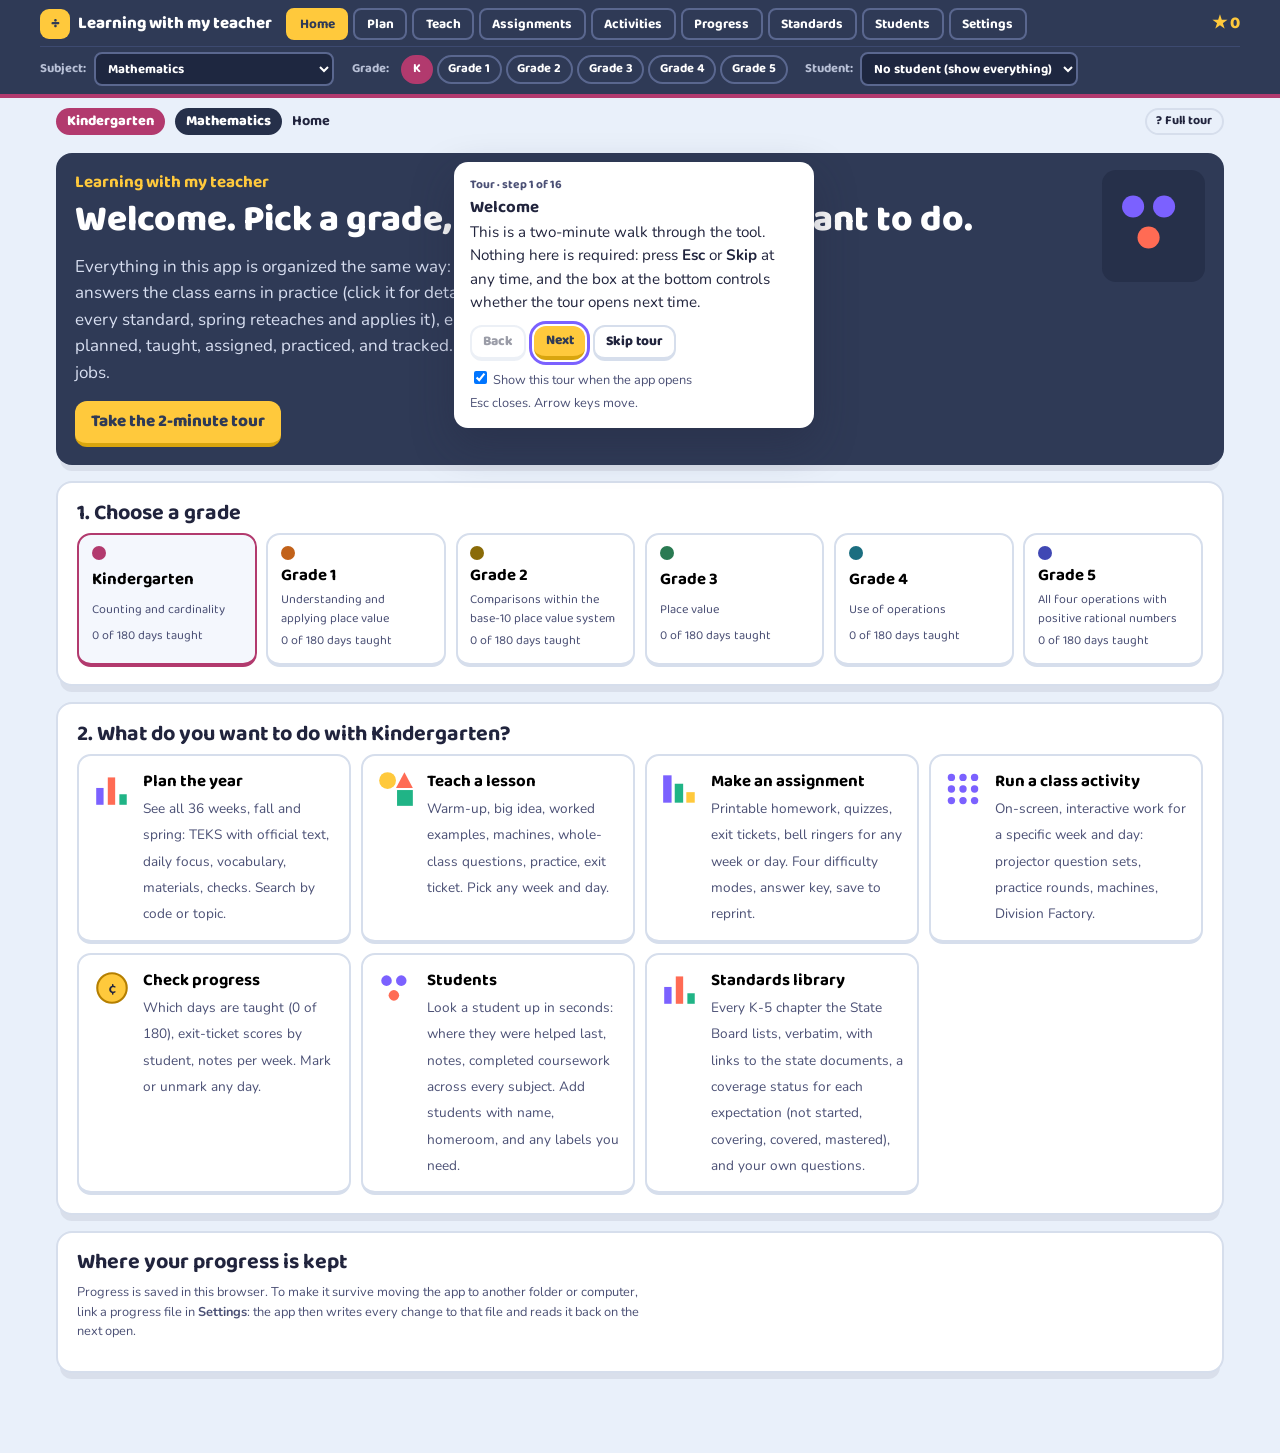
<file: index.html>
<!DOCTYPE html>
<html lang="en">
<head>
<meta charset="utf-8">
<meta name="viewport" content="width=device-width, initial-scale=1">
<title>Learning with my teacher - K-5 Math</title>
<link rel="preconnect" href="https://fonts.googleapis.com">
<link rel="preconnect" href="https://fonts.gstatic.com" crossorigin>
<link href="https://fonts.googleapis.com/css2?family=Baloo+2:wght@500;700;800&family=Nunito:wght@400;600;700&family=Roboto+Mono:wght@500;700&display=swap" rel="stylesheet">
<link rel="manifest" href="manifest.webmanifest"><meta name="theme-color" content="#2F3A56"><link rel="icon" href="icon-192.png"><link rel="apple-touch-icon" href="icon-192.png"><link rel="stylesheet" href="styles.css">
</head>
<body>
<header class="top"><div class="row">
  <div class="brand"><span class="bolt">&divide;</span><span class="tname">Learning with my teacher</span></div>
  <span id="navviews" class="navviews"><button class="vtab" id="v-home">Home</button><button class="vtab" id="v-plan">Plan</button><button class="vtab" id="v-teach">Teach</button><button class="vtab" id="v-asg">Assignments</button><button class="vtab" id="v-act">Activities</button><button class="vtab" id="v-progress">Progress</button><button class="vtab" id="v-standards">Standards</button><button class="vtab" id="v-students">Students</button><button class="vtab" id="v-settings">Settings</button></span>
  <div class="stars" id="stars" title="Class stars: earned for correct answers. Click to learn more.">&#9733; 0</div>
</div><div class="row row2">
  <span class="glabel">Subject:</span><select id="subjsel" aria-label="Subject"></select><span class="glabel">Grade:</span><div class="gpick" id="gpick"></div><span class="stupill" id="stupill"></span>
  <select id="wksel" aria-label="Week"></select>
  <button class="ghost" id="teacherBtn">For teachers</button>
</div></header>
<div class="ctx" id="ctx"></div><div class="banner" id="banner" style="display:none"></div>
<div class="shell wide" id="shell"><nav class="rail" id="rail" aria-label="Weeks"></nav><main id="main"></main></div>
<div class="drawer" id="drawer" role="dialog" aria-modal="true" aria-label="Teacher panel"><div class="drawer-inner" id="drawerInner"></div></div>
<script src="data.js"></script><script src="engine.js"></script><script src="app.js"></script>
</body>
</html>
</file>
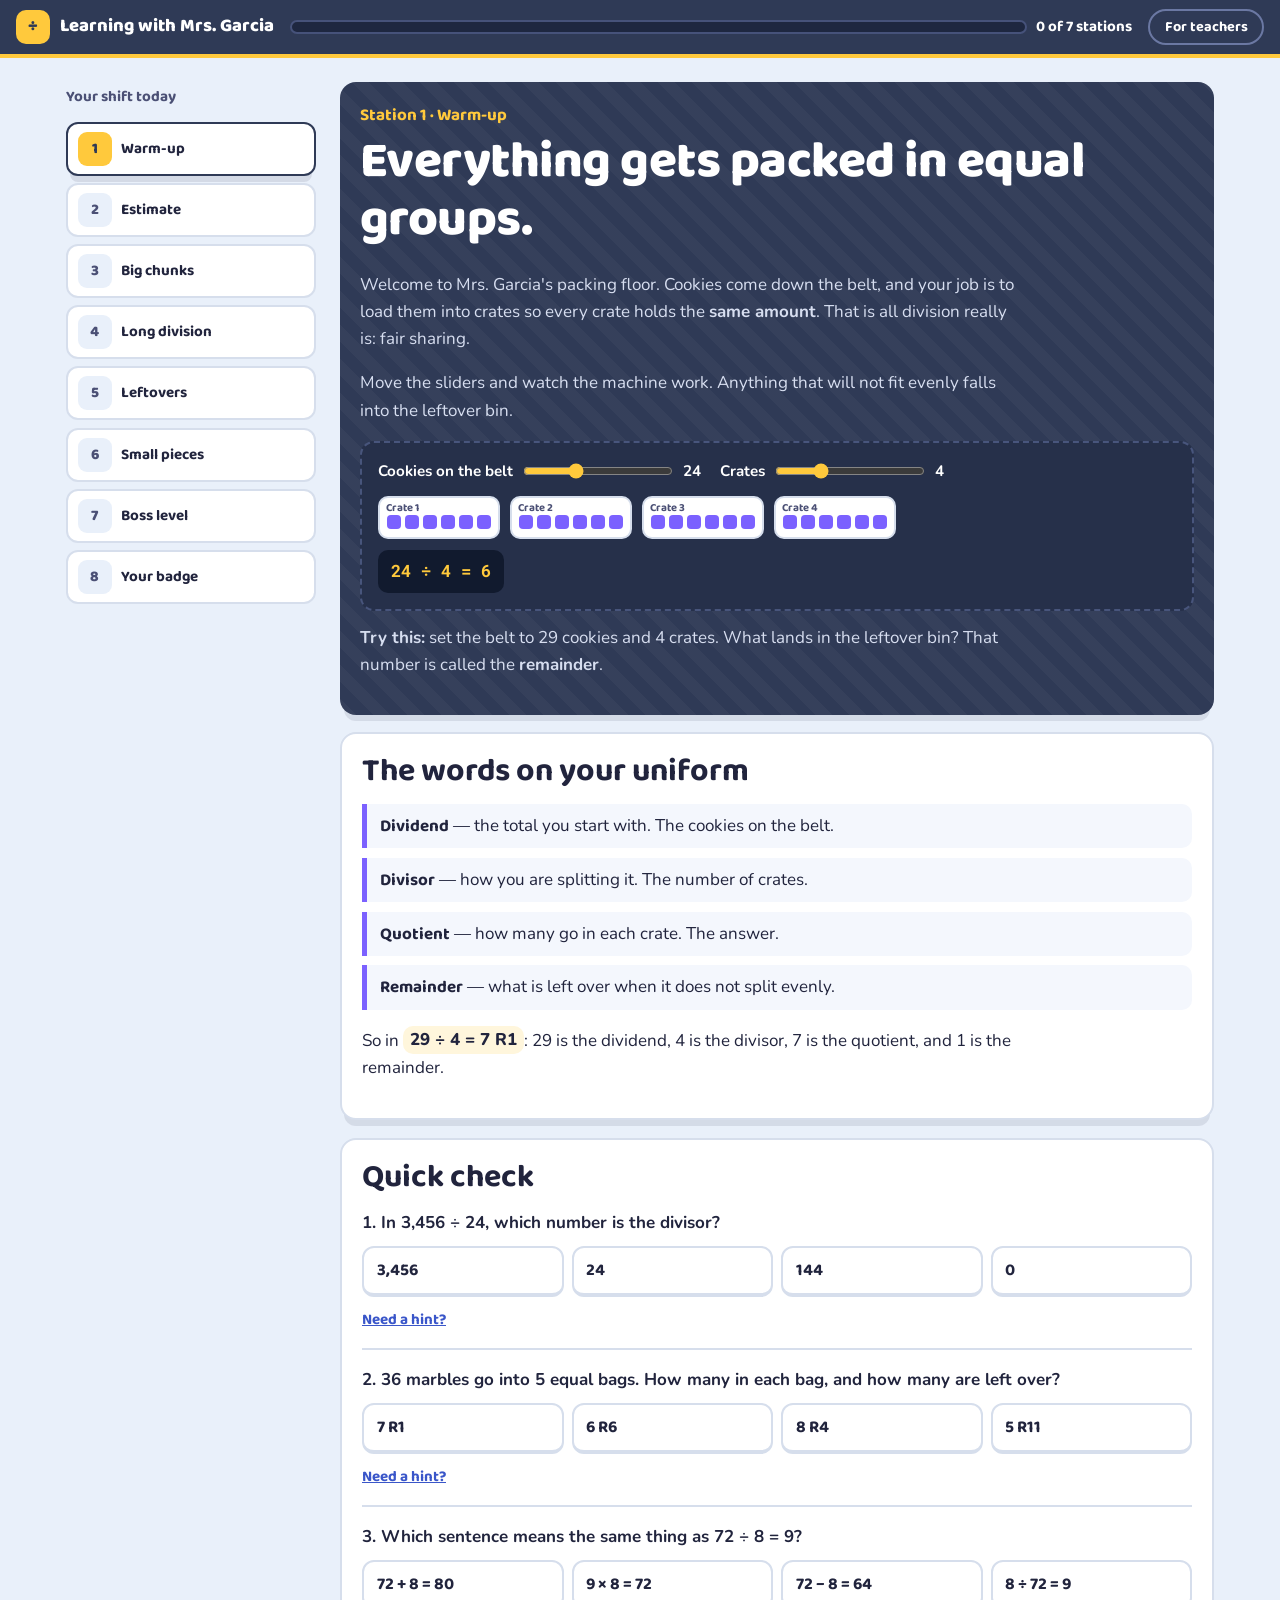
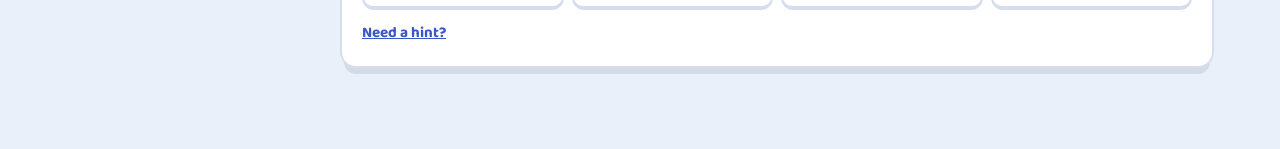
<file: activities/division.html>
<!DOCTYPE html>
<html lang="en">
<head>
<meta charset="utf-8">
<meta name="viewport" content="width=device-width, initial-scale=1">
<title>Learning with Mrs. Garcia — 5th Grade Division</title>
<link rel="preconnect" href="https://fonts.googleapis.com">
<link rel="preconnect" href="https://fonts.gstatic.com" crossorigin>
<link href="https://fonts.googleapis.com/css2?family=Baloo+2:wght@500;700;800&family=Nunito:wght@400;600;700&family=Roboto+Mono:wght@500;700&display=swap" rel="stylesheet">
<style>
:root{
  --ink:#21243D;
  --ink-soft:#4B5075;
  --sky:#E9F0FA;
  --steel:#2F3A56;
  --lemon:#FFC93C;
  --tomato:#FF6B54;
  --mint:#20B486;
  --grape:#7B61FF;
  --card:#FFFFFF;
  --line:#D6DEEC;
  --shadow:0 10px 0 -4px rgba(33,36,61,.10);
  --r:16px;
}
*{box-sizing:border-box}
html,body{margin:0;padding:0}
body{
  background:var(--sky);
  color:var(--ink);
  font-family:"Nunito",system-ui,-apple-system,"Segoe UI",sans-serif;
  font-size:17px;
  line-height:1.6;
  -webkit-text-size-adjust:100%;
}
h1,h2,h3,h4,.display{font-family:"Baloo 2","Nunito",system-ui,sans-serif;line-height:1.15;margin:0 0 .4em}
h1{font-size:clamp(2rem,5.2vw,3.2rem);font-weight:800;letter-spacing:-.01em}
h2{font-size:clamp(1.4rem,3.4vw,2rem);font-weight:700}
h3{font-size:1.15rem;font-weight:700}
p{margin:0 0 1em;max-width:66ch}
a{color:#3A56C9}
a:hover{color:var(--grape)}
button{font:inherit;font-family:"Baloo 2","Nunito",sans-serif;cursor:pointer}
:focus-visible{outline:3px solid var(--grape);outline-offset:3px;border-radius:8px}

/* ---------- top bar ---------- */
.topbar{
  position:sticky;top:0;z-index:40;
  background:var(--steel);color:#fff;
  padding:.55rem 1rem;
  display:flex;align-items:center;gap:1rem;flex-wrap:wrap;
  border-bottom:4px solid var(--lemon);
}
.brand{display:flex;align-items:center;gap:.6rem;font-family:"Baloo 2",sans-serif;font-weight:800;font-size:1.15rem}
.brand .bolt{
  width:34px;height:34px;border-radius:10px;background:var(--lemon);color:var(--steel);
  display:grid;place-items:center;font-size:1.15rem;font-weight:800;flex:none;
}
.meter{flex:1;min-width:180px;display:flex;align-items:center;gap:.6rem}
.meter-track{flex:1;height:14px;background:#1E2740;border-radius:99px;overflow:hidden;border:2px solid #46527A}
.meter-fill{height:100%;width:0%;background:linear-gradient(90deg,var(--mint),var(--lemon));transition:width .45s ease}
.meter-label{font-family:"Baloo 2",sans-serif;font-weight:700;font-size:.95rem;white-space:nowrap}
.ghost-btn{
  background:transparent;color:#fff;border:2px solid #6B78A3;border-radius:99px;
  padding:.3rem .9rem;font-weight:700;font-size:.9rem;
}
.ghost-btn:hover{border-color:var(--lemon);color:var(--lemon)}

/* ---------- shell ---------- */
.shell{display:grid;grid-template-columns:250px 1fr;gap:1.5rem;max-width:1180px;margin:0 auto;padding:1.5rem 1rem 4rem}
.rail{position:sticky;top:78px;align-self:start;display:flex;flex-direction:column;gap:.45rem}
.rail-title{font-family:"Baloo 2",sans-serif;font-weight:700;font-size:.95rem;color:var(--ink-soft);margin:.2rem 0 .3rem}
.stop{
  display:grid;grid-template-columns:34px 1fr;align-items:center;gap:.6rem;
  background:var(--card);border:2px solid var(--line);border-radius:12px;
  padding:.5rem .6rem;text-align:left;color:var(--ink);font-weight:700;font-size:.95rem;
}
.stop .num{
  width:34px;height:34px;border-radius:9px;background:var(--sky);color:var(--ink-soft);
  display:grid;place-items:center;font-weight:800;font-size:.95rem;
}
.stop[aria-current="true"]{border-color:var(--steel);background:#fff;box-shadow:var(--shadow)}
.stop[aria-current="true"] .num{background:var(--lemon);color:var(--steel)}
.stop.done .num{background:var(--mint);color:#fff}
.stop.done .num::after{content:"✓"}
.stop.done .num span{display:none}

/* ---------- stations ---------- */
.station{display:none;animation:pop .25s ease}
.station.active{display:block}
@keyframes pop{from{opacity:0;transform:translateY(6px)}to{opacity:1;transform:none}}
.card{
  background:var(--card);border:2px solid var(--line);border-radius:var(--r);
  padding:1.25rem;margin:0 0 1.1rem;box-shadow:var(--shadow);
}
.card.tight{padding:1rem}
.eyebrow{font-family:"Baloo 2",sans-serif;font-weight:700;color:var(--ink-soft);margin-bottom:.2rem}
.hero{
  background:var(--steel);color:#fff;border:none;
  background-image:repeating-linear-gradient(45deg,rgba(255,255,255,.03) 0 12px,transparent 12px 24px);
}
.hero h1{color:#fff}
.hero p{color:#D7DEF0}
.hero .eyebrow{color:var(--lemon)}

/* ---------- machine / crates ---------- */
.machine{background:#F4F7FD;border:2px dashed var(--line);border-radius:14px;padding:1rem;margin:.8rem 0}
.hero .machine{background:#26304A;border-color:#48557C}
.controls{display:flex;flex-wrap:wrap;gap:.8rem 1.2rem;align-items:center;margin-bottom:.8rem}
.ctl{display:flex;align-items:center;gap:.5rem;font-weight:700;font-size:.95rem}
.ctl input[type=range]{width:150px;accent-color:var(--lemon)}
.chip{
  border:2px solid var(--line);background:#fff;color:var(--ink);
  border-radius:99px;padding:.25rem .8rem;font-weight:700;font-size:.95rem;
}
.chip[aria-pressed="true"]{background:var(--lemon);border-color:var(--lemon);color:var(--steel)}
.crates{display:flex;flex-wrap:wrap;gap:.6rem;margin-top:.7rem}
.crate{
  background:#fff;border:2px solid var(--line);border-radius:10px;padding:.45rem;
  min-width:74px;display:flex;flex-wrap:wrap;gap:4px;align-content:flex-start;
  position:relative;padding-top:1.1rem;
}
.crate::before{
  content:attr(data-label);position:absolute;top:2px;left:6px;
  font-size:.7rem;font-weight:700;color:var(--ink-soft);font-family:"Baloo 2",sans-serif;
}
.crate.leftover{border-color:var(--tomato);border-style:dashed;background:#FFF3F0}
.crate.leftover::before{color:var(--tomato)}
.dot{width:14px;height:14px;border-radius:4px;background:var(--grape)}
.crate.leftover .dot{background:var(--tomato)}
.readout{
  font-family:"Roboto Mono",ui-monospace,monospace;font-weight:700;
  background:var(--steel);color:var(--lemon);border-radius:10px;
  padding:.5rem .8rem;display:inline-block;margin-top:.7rem;font-size:1.05rem;
}
.hero .readout{background:#111A2E}

/* ---------- long division ---------- */
.ld{display:inline-grid;gap:0;font-family:"Roboto Mono",ui-monospace,monospace;font-weight:700;font-size:1.5rem;margin:.4rem 0}
.ld .cell{width:1.5em;height:1.45em;display:grid;place-items:center}
.ld .gut{width:3.2em;justify-items:end;padding-right:.15em}
.ld .vinc{border-top:3px solid var(--ink)}
.ld .bracket{border-left:3px solid var(--ink);border-top-left-radius:10px}
.ld .q{color:var(--grape)}
.ld .prod{color:var(--tomato)}
.ld .rem{color:var(--mint)}
.ld .underline{border-bottom:3px solid var(--tomato)}
.ld .bringdown{color:#B57F00;background:#FFF6DC;border-radius:5px}
.dmsb{display:flex;gap:.4rem;flex-wrap:wrap;margin:.6rem 0}
.dmsb span{
  border:2px solid var(--line);border-radius:99px;padding:.15rem .7rem;
  font-family:"Baloo 2",sans-serif;font-weight:700;font-size:.9rem;color:var(--ink-soft);
}
.dmsb span.on{background:var(--steel);border-color:var(--steel);color:#fff}

/* ---------- buttons ---------- */
.btn{
  background:var(--lemon);color:var(--steel);border:none;border-bottom:4px solid #D9A50E;
  border-radius:12px;padding:.55rem 1.1rem;font-weight:800;font-size:1rem;
}
.btn:hover{filter:brightness(1.05)}
.btn:active{transform:translateY(2px);border-bottom-width:2px}
.btn.alt{background:var(--grape);color:#fff;border-bottom-color:#5842CC}
.btn.quiet{background:#fff;color:var(--ink);border:2px solid var(--line);border-bottom-width:4px}
.btn:disabled{opacity:.45;cursor:not-allowed}
.btn-row{display:flex;gap:.6rem;flex-wrap:wrap;margin-top:.8rem}

/* ---------- questions ---------- */
.q{border-top:2px solid var(--line);padding-top:1rem;margin-top:1rem}
.q:first-of-type{border-top:none;padding-top:0;margin-top:0}
.q .prompt{font-weight:700;margin-bottom:.6rem}
.opts{display:grid;gap:.5rem;grid-template-columns:repeat(auto-fit,minmax(160px,1fr));margin-bottom:.5rem}
.opt{
  background:#fff;border:2px solid var(--line);border-bottom-width:4px;border-radius:12px;
  padding:.55rem .8rem;text-align:left;font-weight:700;color:var(--ink);
}
.opt:hover{border-color:var(--grape)}
.opt.right{background:#E4F7F0;border-color:var(--mint);color:#0E6E52}
.opt.wrong{background:#FFECE8;border-color:var(--tomato);color:#9A2E19}
.opt[disabled]{cursor:default}
.feedback{font-weight:700;border-radius:10px;padding:.5rem .8rem;display:none}
.feedback.show{display:block}
.feedback.yes{background:#E4F7F0;color:#0E6E52}
.feedback.no{background:#FFECE8;color:#9A2E19}
.hintbtn{background:none;border:none;color:#3A56C9;font-weight:700;text-decoration:underline;padding:0;font-size:.95rem}
.hint{display:none;background:#FFF6DC;border-left:5px solid var(--lemon);padding:.5rem .8rem;border-radius:0 10px 10px 0;font-weight:600}
.hint.show{display:block}
input[type=text],input[type=number]{
  font:inherit;font-family:"Roboto Mono",monospace;font-weight:700;
  border:2px solid var(--line);border-radius:10px;padding:.4rem .6rem;width:8.5rem;
}
.scorebox{
  background:var(--steel);color:#fff;border-radius:14px;padding:1rem;
  display:none;align-items:center;gap:1rem;flex-wrap:wrap;
}
.scorebox.show{display:flex}
.scorebox .big{font-family:"Baloo 2",sans-serif;font-weight:800;font-size:2.4rem;color:var(--lemon);line-height:1}

/* ---------- misc ---------- */
.grid2{display:grid;gap:1rem;grid-template-columns:repeat(auto-fit,minmax(260px,1fr))}
.word{background:#FFF6DC;border-radius:10px;padding:.15rem .45rem;font-weight:800}
.vocab{display:grid;gap:.6rem;margin:0;padding:0;list-style:none}
.vocab li{background:#F4F7FD;border-left:5px solid var(--grape);border-radius:0 10px 10px 0;padding:.5rem .8rem}
.vocab b{font-family:"Baloo 2",sans-serif}
.bar-model{display:flex;border:2px solid var(--steel);border-radius:8px;overflow:hidden;margin:.5rem 0;min-height:44px}
.bar-model div{
  flex:1;border-right:2px dashed var(--steel);display:grid;place-items:center;
  font-weight:700;font-size:.85rem;background:#FFF6DC;
}
.bar-model div:last-child{border-right:none}
.tag{display:inline-block;background:var(--grape);color:#fff;border-radius:99px;padding:.05rem .6rem;font-size:.8rem;font-weight:700;font-family:"Baloo 2",sans-serif}
.tag.mint{background:var(--mint)}
.tag.tom{background:var(--tomato)}
details{background:#F4F7FD;border:2px solid var(--line);border-radius:12px;padding:.7rem .9rem;margin:.6rem 0}
summary{font-family:"Baloo 2",sans-serif;font-weight:700;cursor:pointer}
table{border-collapse:collapse;width:100%;font-size:.95rem;margin:.5rem 0}
th,td{border:1px solid var(--line);padding:.45rem .55rem;text-align:left;vertical-align:top}
th{background:#F4F7FD;font-family:"Baloo 2",sans-serif}

/* certificate */
.cert{
  border:6px double var(--steel);border-radius:18px;padding:1.6rem;text-align:center;background:#fff;
}
.cert .name{font-family:"Baloo 2",sans-serif;font-size:2rem;font-weight:800;color:var(--grape);border-bottom:3px dotted var(--line);display:inline-block;padding:0 1rem .2rem;min-width:14rem}

/* teacher drawer */
.drawer{
  position:fixed;inset:0;background:rgba(33,36,61,.55);z-index:60;display:none;padding:2rem 1rem;overflow:auto;
}
.drawer.open{display:block}
.drawer-inner{max-width:820px;margin:0 auto;background:#fff;border-radius:18px;padding:1.4rem}

@media (max-width:820px){
  .shell{grid-template-columns:1fr;padding-top:1rem}
  .rail{position:static;flex-direction:row;overflow-x:auto;padding-bottom:.4rem;gap:.4rem}
.stop{min-width:150px}
  .stop .label{font-size:.85rem}
  .ld{font-size:1.15rem}
}
@media (prefers-reduced-motion:reduce){
  *{animation:none!important;transition:none!important}
}
@media print{
  .topbar,.rail,.btn-row,.drawer,#certActions{display:none!important}
  .station{display:none!important}
  .station.active{display:block!important}
  body{background:#fff}
}
</style>
</head>
<body>

<header class="topbar">
  <div class="brand"><span class="bolt">÷</span> Learning with Mrs. Garcia</div>
  <div class="meter">
    <div class="meter-track"><div class="meter-fill" id="meterFill"></div></div>
    <div class="meter-label" id="meterLabel">0 of 7 stations</div>
  </div>
  <button class="ghost-btn" id="teacherBtn">For teachers</button>
</header>

<div class="shell">

  <nav class="rail" aria-label="Stations">
    <div class="rail-title">Your shift today</div>
    <!-- filled by JS -->
  </nav>

  <main id="main">

  <!-- ============ 0 ============ -->
  <section class="station active" id="s0" tabindex="-1">
    <div class="card hero">
      <div class="eyebrow">Station 1 · Warm-up</div>
      <h1>Everything gets packed in equal groups.</h1>
      <p>Welcome to Mrs. Garcia's packing floor. Cookies come down the belt, and your job is to load them into crates so every crate holds the <b>same amount</b>. That is all division really is: fair sharing.</p>
      <p>Move the sliders and watch the machine work. Anything that will not fit evenly falls into the leftover bin.</p>

      <div class="machine">
        <div class="controls">
          <label class="ctl">Cookies on the belt
            <input type="range" id="totalSlider" min="6" max="60" value="24" aria-label="Number of cookies">
            <b id="totalOut">24</b>
          </label>
          <label class="ctl">Crates
            <input type="range" id="groupSlider" min="2" max="9" value="4" aria-label="Number of crates">
            <b id="groupOut">4</b>
          </label>
        </div>
        <div class="crates" id="crates" aria-live="polite"></div>
        <div class="readout" id="splitOut">24 ÷ 4 = 6</div>
      </div>

      <p style="color:#D7DEF0"><b>Try this:</b> set the belt to 29 cookies and 4 crates. What lands in the leftover bin? That number is called the <b>remainder</b>.</p>
    </div>

    <div class="card">
      <h2>The words on your uniform</h2>
      <ul class="vocab">
        <li><b>Dividend</b> — the total you start with. The cookies on the belt.</li>
        <li><b>Divisor</b> — how you are splitting it. The number of crates.</li>
        <li><b>Quotient</b> — how many go in each crate. The answer.</li>
        <li><b>Remainder</b> — what is left over when it does not split evenly.</li>
      </ul>
      <p style="margin-top:1em">So in <span class="word">29 ÷ 4 = 7 R1</span>: 29 is the dividend, 4 is the divisor, 7 is the quotient, and 1 is the remainder.</p>
    </div>

    <div class="card" id="warmup">
      <h2>Quick check</h2>
      <div id="warmupQs"></div>
    </div>
  </section>

  <!-- ============ 1 ============ -->
  <section class="station" id="s1" tabindex="-1">
    <div class="card">
      <div class="eyebrow">Station 2 · Estimate first</div>
      <h1>Guess before you divide.</h1>
      <p>Before a real packing crew runs a big order, they estimate. It takes five seconds and it catches almost every mistake. The trick is to swap the hard numbers for <b>friendly numbers</b> that are close by.</p>

      <div class="machine">
        <p style="margin:0 0 .5em"><b>Order:</b> 812 boxes ÷ 19 trucks</p>
        <p style="margin:0 0 .5em">19 is nearly 20. 812 is nearly 800.</p>
        <p style="margin:0"><b>800 ÷ 20 = 40.</b> So the real answer should be somewhere near 40 — not 4, and not 400.</p>
      </div>

      <p>Now you have a guard rail. If your long division gives you 427, you know something went wrong before the teacher ever sees it.</p>
      <details>
        <summary>How do I pick a friendly number?</summary>
        <p style="margin:.6em 0 0">Round the divisor to the nearest ten. Then change the dividend to a number that divides by it easily. 3,412 ÷ 68 becomes 3,500 ÷ 70 = 50. You are not looking for the exact answer, just the right neighborhood.</p>
      </details>
    </div>

    <div class="card">
      <h2>Estimation drills</h2>
      <div id="estQs"></div>
    </div>
  </section>

  <!-- ============ 2 ============ -->
  <section class="station" id="s2" tabindex="-1">
    <div class="card">
      <div class="eyebrow">Station 3 · Partial quotients</div>
      <h1>Pack it in big chunks.</h1>
      <p>You do not have to load one crate at a time. Load 10 crates at once, then 20, then whatever is left. This is called <b>partial quotients</b>, and it works even when you are not sure of the answer yet.</p>
      <p><b>The order:</b> 736 cookies ÷ 23 per crate. How many crates can you fill?</p>

      <div class="machine">
        <p style="margin:0 0 .5em"><b>Cookies still on the belt:</b> <span class="readout" id="pqLeft">736</span></p>
        <p style="margin:.5em 0"><b>Crates filled so far:</b> <span class="readout" id="pqCount">0</span></p>
        <div class="controls" style="margin:.6rem 0 0">
          <span class="ctl">Fill crates in groups of:</span>
          <button class="chip pq" data-n="1">1</button>
          <button class="chip pq" data-n="2">2</button>
          <button class="chip pq" data-n="5">5</button>
          <button class="chip pq" data-n="10">10</button>
          <button class="chip pq" data-n="20">20</button>
          <button class="chip pq" data-n="30">30</button>
        </div>
        <div id="pqLog" style="margin-top:.7rem;font-family:'Roboto Mono',monospace;font-size:.95rem"></div>
        <div class="feedback" id="pqFb" role="status"></div>
        <div class="btn-row">
          <button class="btn quiet" id="pqReset">Start over</button>
        </div>
      </div>

      <details>
        <summary>Why does this work?</summary>
        <p style="margin:.6em 0 0">Filling 20 crates and then 10 crates and then 2 crates is the same as filling 32 crates. You are just breaking one big job into pieces you can actually do in your head. 20 × 23 = 460 is easy. 32 × 23 is not.</p>
      </details>
    </div>
  </section>

  <!-- ============ 3 ============ -->
  <section class="station" id="s3" tabindex="-1">
    <div class="card">
      <div class="eyebrow">Station 4 · The standard algorithm</div>
      <h1>Long division, one step at a time.</h1>
      <p>Long division repeats the same four moves until the belt is empty. Say them out loud: <b>Divide, Multiply, Subtract, Bring down.</b> Then start again.</p>

      <div class="machine">
        <div class="dmsb" id="dmsb">
          <span data-k="D">Divide</span>
          <span data-k="M">Multiply</span>
          <span data-k="S">Subtract</span>
          <span data-k="B">Bring down</span>
        </div>
        <div id="ldWrap"></div>
        <div class="feedback yes show" id="ldCaption" style="background:#F4F7FD;color:var(--ink)"></div>
        <div class="btn-row">
          <button class="btn" id="ldNext">Next step</button>
          <button class="btn quiet" id="ldAll">Show all steps</button>
          <button class="btn quiet" id="ldReset">Restart</button>
          <button class="btn alt" id="ldNew">New problem</button>
        </div>
      </div>

      <div class="grid2" style="margin-top:1rem">
        <div>
          <h3>Check your own work</h3>
          <p>Multiply the quotient by the divisor, then add the remainder. If you get the dividend back, you nailed it.</p>
          <p class="readout">quotient × divisor + remainder = dividend</p>
        </div>
        <div>
          <h3>Two habits that fix most errors</h3>
          <p>Keep your digits in straight columns — grid paper helps. And estimate first, so a wildly wrong answer stands out immediately.</p>
        </div>
      </div>
    </div>

    <div class="card">
      <h2>Your turn on the machine</h2>
      <p>Solve it on paper, type your answer, then step through to compare.</p>
      <div id="ldPractice"></div>
    </div>
  </section>

  <!-- ============ 4 ============ -->
  <section class="station" id="s4" tabindex="-1">
    <div class="card">
      <div class="eyebrow">Station 5 · The leftover bin</div>
      <h1>What do you do with the remainder?</h1>
      <p>Here is the part that trips people up: <b>the math is the same, but the answer changes depending on the story.</b> 29 ÷ 4 is always 7 R1. What you report to your boss is not always 7.</p>

      <div class="grid2">
        <div class="card tight"><span class="tag">Round up</span><p style="margin:.5em 0 0">29 kids, 4 per van. You need <b>8</b> vans. That last kid still needs a ride.</p></div>
        <div class="card tight"><span class="tag mint">Drop it</span><p style="margin:.5em 0 0">29 dollars, tickets cost 4 dollars. You can buy <b>7</b> tickets. You cannot buy part of a ticket.</p></div>
        <div class="card tight"><span class="tag tom">Share it</span><p style="margin:.5em 0 0">29 brownies split 4 ways. Each person gets <b>7¼</b>. The leftover gets cut up.</p></div>
        <div class="card tight"><span class="tag" style="background:var(--steel)">Report it</span><p style="margin:.5em 0 0">29 cookies, 4 per box. <b>1 cookie</b> is left over. The remainder <i>is</i> the answer.</p></div>
      </div>
    </div>

    <div class="card">
      <h2>Sort the leftovers</h2>
      <div id="remQs"></div>
    </div>
  </section>

  <!-- ============ 5 ============ -->
  <section class="station" id="s5" tabindex="-1">
    <div class="card">
      <div class="eyebrow">Station 6 · Fractions and decimals</div>
      <h1>Smaller pieces, same idea.</h1>
      <p>Division does not stop at whole cookies. Sometimes you are scooping fractions of a cup, and sometimes you are splitting money.</p>

      <h3 style="margin-top:1.2rem">Dividing by a fraction makes <i>more</i> pieces</h3>
      <p>"How many ½-cup scoops fit in 6 cups?" You are not making things smaller — you are counting how many small scoops fit inside. The answer is bigger than you started with.</p>
      <div class="machine">
        <div class="controls">
          <label class="ctl">Cups <input type="range" id="fCups" min="1" max="8" value="6"><b id="fCupsOut">6</b></label>
          <label class="ctl">Scoop size
            <select id="fDen" style="font:inherit;padding:.3rem;border-radius:8px;border:2px solid var(--line);font-weight:700">
              <option value="2">1/2 cup</option><option value="3">1/3 cup</option><option value="4">1/4 cup</option>
            </select>
          </label>
        </div>
        <div class="bar-model" id="fBar"></div>
        <div class="readout" id="fOut"></div>
      </div>

      <h3 style="margin-top:1.4rem">Dividing a fraction by a whole number makes <i>smaller</i> pieces</h3>
      <p>"¼ of a pizza shared by 3 friends." Each friend gets a slice of a slice.</p>
      <div class="machine">
        <div class="controls">
          <label class="ctl">Start with
            <select id="gDen" style="font:inherit;padding:.3rem;border-radius:8px;border:2px solid var(--line);font-weight:700">
              <option value="2">1/2</option><option value="3">1/3</option><option value="4" selected>1/4</option>
            </select>
          </label>
          <label class="ctl">Shared by <input type="range" id="gKids" min="2" max="6" value="3"><b id="gKidsOut">3</b> friends</label>
        </div>
        <div class="bar-model" id="gBar"></div>
        <div class="readout" id="gOut"></div>
      </div>

      <h3 style="margin-top:1.4rem">Money is just decimals</h3>
      <p>12 friends split a $57.60 bill. Divide exactly like whole numbers — then put the decimal point straight up above where it already is.</p>
      <div class="machine">
        <p style="margin:0"><span class="readout">57.60 ÷ 12 = 4.80</span></p>
        <p style="margin:.7em 0 0">Check it: 4.80 × 12 = 57.60. Each friend pays $4.80.</p>
      </div>
    </div>

    <div class="card">
      <h2>Small pieces check</h2>
      <div id="fracQs"></div>
    </div>
  </section>

  <!-- ============ 6 ============ -->
  <section class="station" id="s6" tabindex="-1">
    <div class="card">
      <div class="eyebrow">Station 7 · Boss level</div>
      <h1>The big order.</h1>
      <p>Ten problems, everything mixed together. Take a hint whenever you want — hints do not cost you anything. Get 8 or more and the factory prints your badge.</p>
    </div>
    <div class="card">
      <div id="bossQs"></div>
      <div class="btn-row"><button class="btn" id="bossScore">Check my score</button><button class="btn quiet" id="bossReset">Try again</button></div>
      <div class="scorebox" id="bossBox" role="status" style="margin-top:1rem">
        <div class="big" id="bossNum">0/10</div>
        <div id="bossMsg"></div>
      </div>
    </div>
  </section>

  <!-- ============ 7 ============ -->
  <section class="station" id="s7" tabindex="-1">
    <div class="card">
      <div class="eyebrow">Shift complete</div>
      <h1>Sign your badge.</h1>
      <p>Type your name and print it, or screenshot it for your teacher.</p>
      <div class="cert">
        <div style="font-family:'Baloo 2';font-weight:700;color:var(--ink-soft)">Learning with Mrs. Garcia</div>
        <h2 style="margin:.3em 0">Certified Division Packer</h2>
        <p style="margin:.6em auto">awarded to</p>
        <div class="name" id="certName" contenteditable="true" spellcheck="false" role="textbox" aria-label="Type your name">Your name</div>
        <p style="margin:1em auto 0">for handling dividends, divisors, quotients, remainders,<br>fractions, and decimals without dropping a single cookie.</p>
        <p style="margin:.8em auto 0;font-weight:700" id="certDate"></p>
      </div>
      <div class="btn-row" id="certActions"><button class="btn" onclick="window.print()">Print my badge</button></div>
    </div>
  </section>

  </main>
</div>

<!-- teacher drawer -->
<div class="drawer" id="drawer" role="dialog" aria-modal="true" aria-label="Teacher notes">
  <div class="drawer-inner">
    <div style="display:flex;justify-content:space-between;align-items:center;gap:1rem">
      <h2 style="margin:0">Teacher notes</h2>
      <button class="btn quiet" id="drawerClose">Close</button>
    </div>

    <h3 style="margin-top:1.2rem">Learning objectives</h3>
    <p>By the end of this unit students can divide a four-digit dividend by a two-digit divisor using partial quotients and the standard algorithm, estimate to check reasonableness, interpret a remainder inside a context, and divide with unit fractions and decimals to the hundredths.</p>

    <h3>Standards alignment</h3>
    <table>
      <tr><th>Station</th><th>Common Core</th><th>Texas TEKS</th></tr>
      <tr><td>1–2 Meaning &amp; estimation</td><td>5.NBT.B.6</td><td>5.3A</td></tr>
      <tr><td>3–4 Partial quotients &amp; algorithm</td><td>5.NBT.B.6</td><td>5.3C</td></tr>
      <tr><td>5 Remainder interpretation</td><td>5.NBT.B.6, 5.OA.A.2</td><td>5.3C, 5.4B</td></tr>
      <tr><td>6 Fractions &amp; decimals</td><td>5.NF.B.7, 5.NBT.B.7</td><td>5.3E, 5.3F, 5.3L</td></tr>
      <tr><td>7 Boss level</td><td>all of the above</td><td>all of the above</td></tr>
    </table>
    <p>
      <a href="https://www.thecorestandards.org/Math/Content/5/NBT/" target="_blank" rel="noopener">CCSS 5.NBT (whole numbers &amp; decimals)</a> ·
      <a href="https://www.thecorestandards.org/Math/Content/5/NF/" target="_blank" rel="noopener">CCSS 5.NF (fractions)</a> ·
      <a href="https://tea.texas.gov/academics/curriculum-standards/teks/texas-essential-knowledge-and-skills" target="_blank" rel="noopener">Texas Essential Knowledge and Skills (TEA)</a> ·
      <a href="https://lead4ward.com/docs/resources/snapshots/math/teks_snapshot_math_gr_05.pdf" target="_blank" rel="noopener">Grade 5 math TEKS snapshot (PDF)</a>
    </p>

    <h3>Five-day pacing</h3>
    <table>
      <tr><th>Day</th><th>Station</th><th>Focus</th></tr>
      <tr><td>1</td><td>1–2</td><td>Meaning of division, vocabulary, estimating with friendly numbers</td></tr>
      <tr><td>2</td><td>3</td><td>Partial quotients with two-digit divisors</td></tr>
      <tr><td>3</td><td>4</td><td>Standard algorithm, D-M-S-B, self-checking by multiplying back</td></tr>
      <tr><td>4</td><td>5</td><td>Remainder interpretation in word problems</td></tr>
      <tr><td>5</td><td>6–7</td><td>Unit fractions, decimals, mixed assessment</td></tr>
    </table>

    <h3>Differentiation</h3>
    <p><b>Support:</b> keep students on partial quotients longer; give a multiples chart for the divisor (1×, 2×, 5×, 10×) before starting; use grid paper for column alignment. <b>Extension:</b> ask students to write their own word problem for a given quotient where the remainder must be rounded up, and trade with a partner.</p>

    <h3>Common errors to watch for</h3>
    <p>Losing column alignment so place value shifts; forgetting to write a zero in the quotient when the divisor does not fit; subtracting incorrectly and carrying a remainder larger than the divisor; and assuming that dividing always makes a number smaller, which breaks down at 6 ÷ ½.</p>

    <h3>Rubric (4 points)</h3>
    <table>
      <tr><th>4</th><td>Correct quotient and remainder, estimation shown, remainder interpreted correctly for the context</td></tr>
      <tr><th>3</th><td>Correct method with one computational slip</td></tr>
      <tr><th>2</th><td>Method started correctly but breaks down partway; place value errors</td></tr>
      <tr><th>1</th><td>Operation chosen or set up incorrectly</td></tr>
    </table>

    <h3>Answer key — Boss level</h3>
    <p id="keyList" style="font-family:'Roboto Mono',monospace;font-size:.9rem"></p>

    <h3>Free supporting video and practice</h3>
    <p>
      <a href="https://www.khanacademy.org/math/cc-fifth-grade-math/multi-digit-multiplication-and-division/imp-multi-digit-division-2/v/division-3-more-long-division-and-remainder-examples" target="_blank" rel="noopener">Khan Academy — long division with remainders</a><br>
      <a href="https://www.khanacademy.org/math/5th-engage-ny/engage-5th-module-2/5th-module-2-topic-f/v/approximating-multi-digit-division" target="_blank" rel="noopener">Khan Academy — estimating multi-digit division</a><br>
      <a href="https://www.khanacademy.org/math/5th-engage-ny/engage-5th-module-2/5th-module-2-topic-g/v/multi-digit-division-strategies-for-decimals" target="_blank" rel="noopener">Khan Academy — dividing decimals</a><br>
      <a href="https://www.khanacademy.org/math/cc-fifth-grade-math/multi-digit-multiplication-and-division/imp-multi-digit-division-2/a/multi-digit-multiplication-and-division-faq" target="_blank" rel="noopener">Khan Academy — multi-digit division FAQ</a><br>
      <a href="https://achievethecore.org/coherence-map/5/22/221/221" target="_blank" rel="noopener">Achieve the Core — 5.NBT.B.6 coherence map</a>
    </p>

    <h3>Running this file</h3>
    <p>It is one self-contained HTML file with no server, no login, and no data stored anywhere. Drop it into Google Classroom, Canvas, Schoology, or a shared drive, or open it straight from a USB stick. Progress resets when the page is refreshed, which is intentional — students can repeat the practice as often as they want.</p>
  </div>
</div>

<script>
(function(){
"use strict";

/* ---------------- stations ---------------- */
var STATIONS = [
  {id:"s0", label:"Warm-up"},
  {id:"s1", label:"Estimate"},
  {id:"s2", label:"Big chunks"},
  {id:"s3", label:"Long division"},
  {id:"s4", label:"Leftovers"},
  {id:"s5", label:"Small pieces"},
  {id:"s6", label:"Boss level"},
  {id:"s7", label:"Your badge"}
];
var done = {};
var rail = document.querySelector(".rail");

STATIONS.forEach(function(st, i){
  var b = document.createElement("button");
  b.className = "stop";
  b.id = "nav-" + st.id;
  b.setAttribute("aria-current", i === 0 ? "true" : "false");
  b.innerHTML = '<span class="num"><span>' + (i+1) + '</span></span><span class="label">' + st.label + '</span>';
  b.addEventListener("click", function(){ go(i); });
  rail.appendChild(b);
});

function go(i){
  STATIONS.forEach(function(st, j){
    document.getElementById(st.id).classList.toggle("active", i === j);
    document.getElementById("nav-" + st.id).setAttribute("aria-current", i === j ? "true" : "false");
  });
  var el = document.getElementById(STATIONS[i].id);
  el.focus({preventScroll:true});
  window.scrollTo({top:0, behavior:"smooth"});
}

function complete(id){
  if(done[id]) return;
  done[id] = true;
  document.getElementById("nav-" + id).classList.add("done");
  var n = Object.keys(done).length, total = 7;
  document.getElementById("meterFill").style.width = Math.min(100, (n/total)*100) + "%";
  document.getElementById("meterLabel").textContent = Math.min(n,total) + " of " + total + " stations";
}

/* ---------------- station 1: splitter ---------------- */
var totalSlider = document.getElementById("totalSlider");
var groupSlider = document.getElementById("groupSlider");
function drawSplit(){
  var total = +totalSlider.value, groups = +groupSlider.value;
  document.getElementById("totalOut").textContent = total;
  document.getElementById("groupOut").textContent = groups;
  var q = Math.floor(total/groups), r = total % groups;
  var box = document.getElementById("crates");
  box.innerHTML = "";
  for(var g=0; g<groups; g++){
    var c = document.createElement("div");
    c.className = "crate";
    c.setAttribute("data-label", "Crate " + (g+1));
    for(var k=0;k<q;k++){ c.appendChild(dot()); }
    box.appendChild(c);
  }
  if(r>0){
    var lb = document.createElement("div");
    lb.className = "crate leftover";
    lb.setAttribute("data-label","Leftover");
    for(var m=0;m<r;m++){ lb.appendChild(dot()); }
    box.appendChild(lb);
  }
  document.getElementById("splitOut").textContent =
    total + " ÷ " + groups + " = " + q + (r ? " R" + r : "");
}
function dot(){ var d=document.createElement("span"); d.className="dot"; return d; }
totalSlider.addEventListener("input", drawSplit);
groupSlider.addEventListener("input", drawSplit);
drawSplit();

/* ---------------- generic question renderer ---------------- */
function renderQuestions(host, items, stationId, onAllDone){
  var answered = {};
  items.forEach(function(item, idx){
    var wrap = document.createElement("div");
    wrap.className = "q";
    var opts = item.choices.map(function(c, ci){
      return '<button class="opt" data-i="' + ci + '">' + c + '</button>';
    }).join("");
    wrap.innerHTML =
      '<div class="prompt">' + (idx+1) + '. ' + item.q + '</div>' +
      '<div class="opts">' + opts + '</div>' +
      (item.hint ? '<button class="hintbtn">Need a hint?</button><div class="hint">' + item.hint + '</div>' : '') +
      '<div class="feedback" role="status"></div>';
    host.appendChild(wrap);

    var fb = wrap.querySelector(".feedback");
    var hintEl = wrap.querySelector(".hint");
    var hintBtn = wrap.querySelector(".hintbtn");
    if(hintBtn){ hintBtn.addEventListener("click", function(){ hintEl.classList.toggle("show"); }); }

    wrap.querySelectorAll(".opt").forEach(function(btn){
      btn.addEventListener("click", function(){
        var pick = +btn.dataset.i;
        var right = pick === item.a;
        wrap.querySelectorAll(".opt").forEach(function(b){
          b.disabled = true;
          if(+b.dataset.i === item.a) b.classList.add("right");
        });
        if(!right) btn.classList.add("wrong");
        fb.className = "feedback show " + (right ? "yes" : "no");
        fb.textContent = (right ? "Correct. " : "Not this time. ") + item.why;
        answered[idx] = right;
        if(Object.keys(answered).length === items.length){
          if(stationId) complete(stationId);
          if(onAllDone) onAllDone(answered);
        }
      });
    });
  });
}

/* ---------------- station 1 quick check ---------------- */
renderQuestions(document.getElementById("warmupQs"), [
  {q:"In 3,456 ÷ 24, which number is the divisor?", choices:["3,456","24","144","0"], a:1,
   hint:"The divisor is the one doing the splitting.", why:"24 is the divisor — it tells you how the 3,456 gets split."},
  {q:"36 marbles go into 5 equal bags. How many in each bag, and how many are left over?", choices:["7 R1","6 R6","8 R4","5 R11"], a:0,
   hint:"How many 5s fit in 36 without going over?", why:"5 × 7 = 35, and 36 − 35 = 1, so it is 7 R1."},
  {q:"Which sentence means the same thing as 72 ÷ 8 = 9?", choices:["72 + 8 = 80","9 × 8 = 72","72 − 8 = 64","8 ÷ 72 = 9"], a:1,
   hint:"Division and multiplication undo each other.", why:"9 × 8 = 72, which is exactly how you check a division answer."}
], "s0");

/* ---------------- station 2 estimation ---------------- */
renderQuestions(document.getElementById("estQs"), [
  {q:"Estimate 3,150 ÷ 48.", choices:["about 6","about 60","about 600","about 6,000"], a:1,
   hint:"48 is close to 50. What times 50 gets near 3,150?", why:"3,000 ÷ 50 = 60, so the answer lands near 60."},
  {q:"Estimate 1,872 ÷ 31.", choices:["about 6","about 16","about 60","about 160"], a:2,
   hint:"Round 31 to 30 and 1,872 to 1,800.", why:"1,800 ÷ 30 = 60, so 60 is the neighborhood."},
  {q:"A student says 4,284 ÷ 21 = 24. Without dividing, is that reasonable?", choices:["Yes, that looks right","No, it should be near 200","No, it should be near 2","Cannot tell without dividing"], a:1,
   hint:"4,000 ÷ 20 is how much?", why:"4,000 ÷ 20 = 200, so 24 is far too small. The real answer is 204."},
  {q:"Which pair of friendly numbers works best for 5,940 ÷ 58?", choices:["6,000 ÷ 60","5,000 ÷ 50","5,940 ÷ 50","6,000 ÷ 50"], a:0,
   hint:"You want both numbers close to the originals AND easy to divide.", why:"6,000 ÷ 60 = 100 uses numbers closest to the originals and divides cleanly."}
], "s1");

/* ---------------- station 3 partial quotients ---------------- */
var PQ_TOTAL = 736, PQ_DIV = 23;
var pqLeft = PQ_TOTAL, pqCount = 0, pqSteps = [];
function pqDraw(){
  document.getElementById("pqLeft").textContent = pqLeft;
  document.getElementById("pqCount").textContent = pqCount;
  document.getElementById("pqLog").innerHTML = pqSteps.join("<br>");
  var fb = document.getElementById("pqFb");
  if(pqLeft === 0){
    fb.className = "feedback show yes";
    fb.textContent = "Belt empty. " + PQ_TOTAL + " ÷ " + PQ_DIV + " = " + pqCount + ". You filled " + pqCount + " crates with nothing left over.";
    complete("s2");
  } else if(pqLeft < PQ_DIV){
    fb.className = "feedback show yes";
    fb.textContent = "Only " + pqLeft + " cookies left — not enough for another crate. So " + PQ_TOTAL + " ÷ " + PQ_DIV + " = " + pqCount + " R" + pqLeft + ".";
    complete("s2");
  } else {
    fb.className = "feedback";
  }
}
document.querySelectorAll(".chip.pq").forEach(function(b){
  b.addEventListener("click", function(){
    var n = +b.dataset.n, cost = n * PQ_DIV;
    var fb = document.getElementById("pqFb");
    if(cost > pqLeft){
      fb.className = "feedback show no";
      fb.textContent = n + " crates would need " + cost + " cookies, and only " + pqLeft + " are left. Try a smaller chunk.";
      return;
    }
    pqSteps.push(n + " crates × " + PQ_DIV + " = " + cost + "   →   " + pqLeft + " − " + cost + " = " + (pqLeft - cost));
    pqLeft -= cost; pqCount += n;
    pqDraw();
  });
});
document.getElementById("pqReset").addEventListener("click", function(){
  pqLeft = PQ_TOTAL; pqCount = 0; pqSteps = []; pqDraw();
});
pqDraw();

/* ---------------- station 4 long division engine ---------------- */
function makeSteps(dividend, divisor){
  var ds = String(dividend).split("").map(Number);
  var cur = 0, started = false, steps = [];
  for(var i=0;i<ds.length;i++){
    cur = cur*10 + ds[i];
    var q = Math.floor(cur/divisor);
    if(q > 0) started = true;
    if(started){
      var prod = q*divisor, rem = cur - prod;
      steps.push({col:i, cur:cur, q:q, prod:prod, rem:rem, bring:(i+1 < ds.length ? ds[i+1] : null)});
      cur = rem;
    }
  }
  return steps;
}

var LD = {dividend:1748, divisor:23, steps:[], shown:0};

function ldRender(){
  var ds = String(LD.dividend).split("");
  var n = ds.length;
  var wrap = document.getElementById("ldWrap");
  var grid = document.createElement("div");
  grid.className = "ld";
  grid.style.gridTemplateColumns = "3.2em repeat(" + n + ", 1.5em)";
  grid.setAttribute("aria-label", LD.dividend + " divided by " + LD.divisor);

  function cell(txt, cls){
    var d = document.createElement("div");
    d.className = "cell " + (cls||"");
    d.textContent = txt || "";
    return d;
  }

  /* quotient row */
  grid.appendChild(cell("", "gut"));
  var qmap = {};
  LD.steps.slice(0, LD.shown).forEach(function(s){ qmap[s.col] = s.q; });
  for(var i=0;i<n;i++){ grid.appendChild(cell(qmap[i] !== undefined ? qmap[i] : "", "q")); }

  /* dividend row with bracket */
  grid.appendChild(cell(LD.divisor, "gut"));
  for(i=0;i<n;i++){ grid.appendChild(cell(ds[i], "vinc" + (i===0 ? " bracket" : ""))); }

  /* work rows */
  LD.steps.slice(0, LD.shown).forEach(function(s, k){
    var prod = String(s.prod).split("");
    grid.appendChild(cell("−", "gut"));
    for(i=0;i<n;i++){
      var pos = i - (s.col - prod.length + 1);
      var inRange = i >= (s.col - prod.length + 1) && i <= s.col;
      grid.appendChild(cell(inRange ? prod[pos] : "", "prod" + (inRange ? " underline" : "")));
    }
    var rem = String(s.rem).split("");
    var showBring = (s.bring !== null) && (k+1 < LD.shown);
    grid.appendChild(cell("", "gut"));
    for(i=0;i<n;i++){
      var rpos = i - (s.col - rem.length + 1);
      var inRem = i >= (s.col - rem.length + 1) && i <= s.col;
      if(inRem){ grid.appendChild(cell(rem[rpos], "rem")); }
      else if(showBring && i === s.col + 1){ grid.appendChild(cell(s.bring, "bringdown")); }
      else { grid.appendChild(cell("", "")); }
    }
  });

  wrap.innerHTML = "";
  wrap.appendChild(grid);

  /* caption + DMSB lights */
  var cap = document.getElementById("ldCaption");
  var keys = {D:false,M:false,S:false,B:false};
  if(LD.shown === 0){
    cap.textContent = "Ready. " + LD.dividend + " ÷ " + LD.divisor + ". Press Next step to begin.";
  } else {
    var s = LD.steps[LD.shown-1];
    keys.D = keys.M = keys.S = true;
    var t = "Divide: how many " + LD.divisor + "s fit in " + s.cur + "? " + s.q + ". " +
            "Multiply: " + s.q + " × " + LD.divisor + " = " + s.prod + ". " +
            "Subtract: " + s.cur + " − " + s.prod + " = " + s.rem + ".";
    if(s.bring !== null && LD.shown < LD.steps.length){ t += " Bring down the " + s.bring + " to make " + LD.steps[LD.shown].cur + "."; keys.B = true; }
    if(LD.shown === LD.steps.length){
      var q = LD.steps.map(function(x){return x.q;}).join("");
      var r = LD.steps[LD.steps.length-1].rem;
      t += "  Done: " + LD.dividend + " ÷ " + LD.divisor + " = " + q + (r ? " R" + r : "") +
           ".  Check: " + q + " × " + LD.divisor + (r ? " + " + r : "") + " = " + LD.dividend + ".";
      complete("s3");
    }
    cap.textContent = t;
  }
  document.querySelectorAll("#dmsb span").forEach(function(el){
    el.classList.toggle("on", !!keys[el.dataset.k]);
  });
  document.getElementById("ldNext").disabled = LD.shown >= LD.steps.length;
}

function ldLoad(dividend, divisor){
  LD.dividend = dividend; LD.divisor = divisor;
  LD.steps = makeSteps(dividend, divisor);
  LD.shown = 0;
  ldRender();
}
document.getElementById("ldNext").addEventListener("click", function(){ if(LD.shown < LD.steps.length){ LD.shown++; ldRender(); } });
document.getElementById("ldAll").addEventListener("click", function(){ LD.shown = LD.steps.length; ldRender(); });
document.getElementById("ldReset").addEventListener("click", function(){ LD.shown = 0; ldRender(); });
document.getElementById("ldNew").addEventListener("click", function(){
  var divisor = 11 + Math.floor(Math.random()*21);      /* 11–31 */
  var quotient = 12 + Math.floor(Math.random()*88);     /* 12–99 */
  var rem = Math.random() < 0.5 ? 0 : Math.floor(Math.random()*divisor);
  ldLoad(divisor*quotient + rem, divisor);
});
ldLoad(1748, 23);

/* practice input under station 4 */
(function(){
  var host = document.getElementById("ldPractice");
  var problems = [[4896,12],[3672,24],[2735,15],[9815,65]];
  problems.forEach(function(p, i){
    var dividend = p[0], divisor = p[1];
    var q = Math.floor(dividend/divisor), r = dividend % divisor;
    var row = document.createElement("div");
    row.className = "q";
    row.innerHTML =
      '<div class="prompt">' + (i+1) + '. ' + dividend.toLocaleString() + ' ÷ ' + divisor + ' = ?</div>' +
      '<label>Quotient <input type="text" inputmode="numeric" class="pq-a" style="width:6rem"></label> ' +
      '<label style="margin-left:.6rem">Remainder <input type="text" inputmode="numeric" class="pq-r" style="width:5rem"></label> ' +
      '<button class="btn quiet" style="margin-left:.6rem">Check</button>' +
      '<div class="feedback" role="status" style="margin-top:.6rem"></div>';
    host.appendChild(row);
    var fb = row.querySelector(".feedback");
    row.querySelector("button").addEventListener("click", function(){
      var av = row.querySelector(".pq-a").value.replace(/[,\s]/g,"");
      var rv = row.querySelector(".pq-r").value.replace(/[,\s]/g,"");
      if(rv === "") rv = "0";
      if(+av === q && +rv === r){
        fb.className = "feedback show yes";
        fb.textContent = "Correct. " + q + " × " + divisor + (r ? " + " + r : "") + " = " + dividend + ".";
      } else {
        fb.className = "feedback show no";
        fb.textContent = "Not yet. Estimate first: " + Math.round(dividend/100)*100 + " ÷ " + (Math.round(divisor/10)*10 || divisor) + " gives you the neighborhood. Then check your column alignment.";
      }
    });
  });
})();

/* ---------------- station 5 remainders ---------------- */
renderQuestions(document.getElementById("remQs"), [
  {q:"A field trip has 154 students. Each bus holds 40. How many buses are needed?", choices:["3 buses","3 R34 buses","4 buses","40 buses"], a:2,
   hint:"154 ÷ 40 = 3 R34. Can 34 students stay behind?", why:"You round up. Three buses leave 34 students at school, so you need a fourth."},
  {q:"You have $95. Notebooks cost $8 each. How many can you buy?", choices:["11","11 R7","12","13"], a:0,
   hint:"95 ÷ 8 = 11 R7. Can you buy part of a notebook?", why:"You drop the remainder. 11 notebooks cost $88 and you keep the leftover $7."},
  {q:"9 feet of ribbon is shared equally by 4 people. How much does each get?", choices:["2 feet","2 R1 feet","2¼ feet","3 feet"], a:2,
   hint:"Ribbon can be cut. The leftover foot gets split 4 ways.", why:"The remainder becomes a fraction: 9 ÷ 4 = 2¼ feet each."},
  {q:"You bag 250 apples, 12 per bag. How many apples are left over after filling full bags?", choices:["20","10","12","2"], a:1,
   hint:"250 ÷ 12 = 20 R10.", why:"20 full bags use 240 apples, so 10 apples are left. Here the remainder is the answer."},
  {q:"Which of these situations means you should round the quotient UP?", choices:["Counting how many whole boxes you filled","Figuring out how many vans you need for a group","Finding leftover change","Splitting a pizza fairly"], a:1,
   hint:"Which one leaves someone stranded if you round down?", why:"Anything where every last item or person must be accounted for gets rounded up."}
], "s4");

/* ---------------- station 6 fraction models ---------------- */
var fCups = document.getElementById("fCups"), fDen = document.getElementById("fDen");
function drawF(){
  var cups = +fCups.value, den = +fDen.value;
  document.getElementById("fCupsOut").textContent = cups;
  var bar = document.getElementById("fBar");
  bar.innerHTML = "";
  var pieces = cups * den;
  for(var i=0;i<pieces;i++){
    var d = document.createElement("div");
    d.textContent = "1/" + den;
    if(pieces > 20) d.textContent = "";
    bar.appendChild(d);
  }
  document.getElementById("fOut").textContent =
    cups + " ÷ 1/" + den + " = " + pieces + "   (" + pieces + " scoops of 1/" + den + " cup)";
}
fCups.addEventListener("input", drawF);
fDen.addEventListener("change", drawF);

var gDen = document.getElementById("gDen"), gKids = document.getElementById("gKids");
function drawG(){
  var den = +gDen.value, kids = +gKids.value;
  document.getElementById("gKidsOut").textContent = kids;
  var bar = document.getElementById("gBar");
  bar.innerHTML = "";
  for(var i=0;i<kids;i++){
    var d = document.createElement("div");
    d.textContent = "1/" + (den*kids);
    bar.appendChild(d);
  }
  document.getElementById("gOut").textContent =
    "1/" + den + " ÷ " + kids + " = 1/" + (den*kids) + "   (each friend gets 1/" + (den*kids) + " of the whole)";
}
gDen.addEventListener("change", drawG);
gKids.addEventListener("input", drawG);
drawF(); drawG();

renderQuestions(document.getElementById("fracQs"), [
  {q:"How many 1/3-cup scoops are in 5 cups?", choices:["5/3","8","15","1/15"], a:2,
   hint:"Each cup holds 3 scoops.", why:"5 ÷ 1/3 = 15. Dividing by a fraction less than 1 gives a bigger number."},
  {q:"1/6 of a cake is shared by 2 people. How much does each get?", choices:["1/3","1/8","1/12","2/6"], a:2,
   hint:"Cutting a sixth in half makes twelfths.", why:"1/6 ÷ 2 = 1/12 of the whole cake each."},
  {q:"$8.40 split between 6 people is how much each?", choices:["$1.40","$1.04","$14.00","$0.14"], a:0,
   hint:"84 ÷ 6 = 14, then place the decimal.", why:"$8.40 ÷ 6 = $1.40. Check: 1.40 × 6 = 8.40."},
  {q:"Is 6 ÷ 1/2 bigger or smaller than 6?", choices:["Bigger — it is 12","Smaller — it is 3","The same — it is 6","Smaller — it is 1/12"], a:0,
   hint:"You are counting how many halves fit inside 6.", why:"6 ÷ 1/2 = 12. Dividing by a number smaller than 1 always makes the result larger."}
], "s5");

/* ---------------- station 7 boss level ---------------- */
var BOSS = [
  {q:"4,896 ÷ 12 = ?", choices:["48","408","480","4,080"], a:1, hint:"Estimate: 4,800 ÷ 12 = 400.", why:"408 × 12 = 4,896."},
  {q:"3,672 ÷ 24 = ?", choices:["143","153","163","1,530"], a:1, hint:"24 × 150 = 3,600, so it is just above 150.", why:"153 × 24 = 3,672."},
  {q:"A bakery packs 1,000 cupcakes into boxes of 25. How many full boxes?", choices:["4","25","40","400"], a:2, hint:"25 × 4 = 100, so 25 × 40 = 1,000.", why:"1,000 ÷ 25 = 40 boxes exactly."},
  {q:"Estimate 7,182 ÷ 42.", choices:["about 17","about 170","about 1,700","about 7"], a:1, hint:"7,000 ÷ 40 = 175.", why:"The exact answer is 171, so about 170 is right."},
  {q:"187 students, 6 per table. How many tables are needed?", choices:["31","31 R1","32","30"], a:2, hint:"187 ÷ 6 = 31 R1. That last student needs a seat.", why:"Round up to 32 tables."},
  {q:"7 ÷ 1/2 = ?", choices:["3.5","7","14","1/14"], a:2, hint:"Count the halves inside 7 wholes.", why:"There are 14 halves in 7, so the answer is 14."},
  {q:"1/4 ÷ 2 = ?", choices:["1/2","1/6","1/8","2/4"], a:2, hint:"Cut a quarter in half.", why:"1/4 ÷ 2 = 1/8."},
  {q:"$9.60 ÷ 4 = ?", choices:["$2.04","$2.40","$24.00","$0.24"], a:1, hint:"96 ÷ 4 = 24, then place the decimal point.", why:"$2.40 each. Check: 2.40 × 4 = 9.60."},
  {q:"Ana has 96 stickers to share equally among 8 friends. Which expression matches?", choices:["96 × 8","96 ÷ 8","96 − 8","8 ÷ 96"], a:1, hint:"Sharing equally means splitting the total.", why:"96 ÷ 8 = 12 stickers each."},
  {q:"25 feet of rope is cut into 4 equal pieces. How long is each piece?", choices:["6 feet","6 R1 feet","6¼ feet","7 feet"], a:2, hint:"Rope can be cut into fractions.", why:"25 ÷ 4 = 6¼ feet each."}
];
var bossState = {};
function buildBoss(){
  var host = document.getElementById("bossQs");
  host.innerHTML = "";
  bossState = {};
  document.getElementById("bossBox").classList.remove("show");
  renderQuestions(host, BOSS, null, null);
  /* track answers separately so score button works */
  host.querySelectorAll(".q").forEach(function(qEl, i){
    qEl.querySelectorAll(".opt").forEach(function(b){
      b.addEventListener("click", function(){ bossState[i] = (+b.dataset.i === BOSS[i].a); });
    });
  });
}
buildBoss();
document.getElementById("bossReset").addEventListener("click", buildBoss);
document.getElementById("bossScore").addEventListener("click", function(){
  var keys = Object.keys(bossState);
  var right = keys.filter(function(k){ return bossState[k]; }).length;
  var box = document.getElementById("bossBox");
  document.getElementById("bossNum").textContent = right + "/10";
  var msg;
  if(keys.length < 10){ msg = "You have answered " + keys.length + " of 10 so far. Finish the rest, then check again."; }
  else if(right >= 8){ msg = "Badge earned. Head to the last station and sign it."; complete("s6"); }
  else if(right >= 5){ msg = "Solid work. Reread the feedback on the ones you missed, hit Try again, and go for 8."; }
  else { msg = "Go back to Station 3 and Station 4, then come back. Estimating first will fix most of these."; }
  document.getElementById("bossMsg").textContent = msg;
  box.classList.add("show");
});

/* ---------------- certificate ---------------- */
document.getElementById("certDate").textContent = new Date().toLocaleDateString(undefined, {year:"numeric", month:"long", day:"numeric"});
var certName = document.getElementById("certName");
certName.addEventListener("focus", function(){
  if(certName.textContent.trim() === "Your name"){ certName.textContent = ""; }
});

/* ---------------- teacher drawer + answer key ---------------- */
document.getElementById("keyList").innerHTML = BOSS.map(function(b, i){
  return (i+1) + ". " + b.choices[b.a];
}).join(" &nbsp;·&nbsp; ");
var drawer = document.getElementById("drawer");
document.getElementById("teacherBtn").addEventListener("click", function(){ drawer.classList.add("open"); });
document.getElementById("drawerClose").addEventListener("click", function(){ drawer.classList.remove("open"); });
drawer.addEventListener("click", function(e){ if(e.target === drawer) drawer.classList.remove("open"); });
document.addEventListener("keydown", function(e){ if(e.key === "Escape") drawer.classList.remove("open"); });

})();
</script>
</body>
</html>
</file>
<file: styles.css>
:root{--ink:#21243D;--ink-soft:#4B5075;--sky:#E9F0FA;--steel:#2F3A56;--lemon:#FFC93C;--tomato:#FF6B54;--mint:#20B486;--grape:#7B61FF;--card:#fff;--line:#D6DEEC;--accent:#4048B4;--r:16px}
*{box-sizing:border-box}
body{margin:0;background:var(--sky);color:var(--ink);font-family:"Nunito",system-ui,sans-serif;font-size:17px;line-height:1.55}
h1,h2,h3,h4{font-family:"Baloo 2","Nunito",sans-serif;line-height:1.15;margin:0 0 .35em}
h1{font-size:clamp(1.5rem,4vw,2.3rem);font-weight:800}h2{font-size:1.35rem;font-weight:700}h3{font-size:1.05rem;font-weight:700}h4{font-size:.95rem;font-weight:700;color:var(--ink-soft)}
p{margin:0 0 .9em;max-width:72ch}
button,select,input,textarea{font:inherit;font-family:"Baloo 2","Nunito",sans-serif}
:focus-visible{outline:3px solid var(--grape);outline-offset:2px;border-radius:8px}
.top{position:sticky;top:0;z-index:30;background:var(--steel);color:#fff;border-bottom:4px solid var(--accent);padding:.5rem 1rem}
.top .row{max-width:1200px;margin:0 auto;display:flex;align-items:center;gap:.5rem;flex-wrap:wrap}
.brand{display:flex;align-items:center;gap:.5rem;font-family:"Baloo 2",sans-serif;font-weight:800;font-size:1.05rem;margin-right:.4rem}
.brand .bolt{width:30px;height:30px;border-radius:9px;background:var(--lemon);color:var(--steel);display:grid;place-items:center;font-weight:800}
.vtab{margin-right:.1rem;border:2px solid #5A678F;background:transparent;color:#fff;border-radius:8px;padding:.22rem .7rem;font-weight:700;font-size:.85rem;cursor:pointer}
.vtab[aria-pressed="true"]{background:var(--lemon);color:var(--steel);border-color:var(--lemon)}
.gpick{display:flex;gap:.25rem;flex-wrap:wrap;margin-left:.3rem}
.gbtn{border:2px solid #5A678F;background:transparent;color:#fff;border-radius:99px;padding:.15rem .6rem;font-weight:700;font-size:.8rem;cursor:pointer}
.gbtn[aria-pressed="true"]{background:var(--accent);border-color:var(--accent)}
.top select{border:2px solid #5A678F;background:#1E2740;color:#fff;border-radius:8px;padding:.22rem .5rem;font-weight:700;font-size:.82rem;max-width:280px}
.stars{margin-left:auto;font-family:"Baloo 2",sans-serif;font-weight:800;color:var(--lemon);white-space:nowrap}
.ghost{background:transparent;color:#fff;border:2px solid #6B78A3;border-radius:99px;padding:.18rem .7rem;font-weight:700;font-size:.82rem;cursor:pointer}
.shell{max-width:1200px;margin:0 auto;padding:1.1rem 1rem 4rem;display:grid;grid-template-columns:230px 1fr;gap:1.2rem}
.shell.wide{grid-template-columns:1fr}
.rail{position:sticky;top:66px;align-self:start;max-height:calc(100vh - 86px);overflow:auto}
.rail .lab{font-family:"Baloo 2",sans-serif;font-weight:700;font-size:.78rem;color:var(--ink-soft);margin:.4rem 0 .25rem}
.wk{display:flex;gap:.5rem;align-items:center;width:100%;text-align:left;background:#fff;border:2px solid var(--line);border-radius:10px;padding:.3rem .5rem;margin-bottom:.3rem;font-weight:700;font-size:.82rem;color:var(--ink);cursor:pointer}
.wk[aria-current="true"]{border-color:var(--accent);box-shadow:0 6px 0 -3px rgba(33,36,61,.12)}
.wk small{display:block;font-weight:600;color:var(--ink-soft);font-size:.7rem}
.wk .st{margin-left:auto;font-size:.7rem;color:var(--mint)}
.days{display:flex;gap:.3rem;margin:.2rem 0 .8rem;flex-wrap:wrap}
.day{border:2px solid var(--line);background:#fff;border-radius:99px;padding:.2rem .7rem;font-weight:800;font-size:.85rem;cursor:pointer}
.day[aria-pressed="true"]{background:var(--lemon);border-color:var(--lemon);color:var(--steel)}
.day .dot{display:inline-block;width:8px;height:8px;border-radius:99px;background:var(--line);margin-left:.35rem;vertical-align:middle}
.day .dot.v{background:var(--grape)}.day .dot.t{background:var(--mint)}
.card{background:var(--card);border:2px solid var(--line);border-radius:var(--r);padding:1.1rem 1.2rem;margin-bottom:1rem;box-shadow:0 10px 0 -4px rgba(33,36,61,.08)}
.hero{background:var(--steel);color:#fff;border:none;display:grid;grid-template-columns:1fr auto;gap:1rem;align-items:start}
.hero h1{color:#fff}.hero p{color:#D7DEF0}.hero .art{background:#26304A;border-radius:14px;padding:.6rem}
.eyebrow{font-family:"Baloo 2",sans-serif;font-weight:700;color:var(--lemon);margin-bottom:.15rem}
.ican{display:inline-block;background:var(--lemon);color:var(--steel);border-radius:10px;padding:.35rem .8rem;font-weight:800;font-family:"Baloo 2",sans-serif;margin-top:.4rem}
.focus{background:#26304A;border-radius:10px;padding:.55rem .8rem;margin-top:.8rem;color:#fff}.focus b{color:var(--lemon)}
.tag{font-family:"Baloo 2",sans-serif;font-weight:700;font-size:.75rem;color:var(--ink-soft)}
.lv{display:inline-block;font-family:"Baloo 2",sans-serif;font-size:.68rem;font-weight:800;border-radius:6px;padding:.05rem .4rem;margin-left:.4rem;vertical-align:middle}
.lv1{background:#E4F7F0;color:#0E6E52}.lv2{background:#EDE9FF;color:#4A36C4}.lv3{background:#FFECE8;color:#9A2E19}
.q{border:2px solid var(--line);border-radius:12px;padding:.9rem 1rem;margin:.6rem 0;background:#fff}
.q .prompt{font-weight:700;font-size:1.05rem;margin-bottom:.5rem}
.vis{margin:.4rem 0 .6rem;overflow-x:auto}
.two{display:flex;gap:1.4rem;flex-wrap:wrap}.two b{display:block;font-size:.8rem;color:var(--ink-soft)}
.coins{display:flex;gap:.3rem;flex-wrap:wrap}
table.mini{border-collapse:collapse;font-size:.95rem;margin:.3rem 0}table.mini td,table.mini th{border:1px solid var(--line);padding:.25rem .6rem;text-align:center}
.meta{font-size:.8rem;color:var(--ink-soft)}
pre.stack{font-family:"Roboto Mono",monospace;font-weight:700;font-size:1.2rem;background:#F4F7FD;display:inline-block;padding:.4rem .8rem;border-radius:10px;margin:.2rem 0;line-height:1.3}
.opts{display:grid;gap:.45rem;grid-template-columns:repeat(auto-fit,minmax(150px,1fr));margin-bottom:.5rem}
.opt{background:#fff;border:2px solid var(--line);border-bottom-width:4px;border-radius:12px;padding:.5rem .7rem;text-align:left;font-weight:700;color:var(--ink);cursor:pointer;font-family:"Nunito",sans-serif}
.opt:hover{border-color:var(--grape)}.opt.right{background:#E4F7F0;border-color:var(--mint);color:#0E6E52}.opt.wrong{background:#FFECE8;border-color:var(--tomato);color:#9A2E19}.opt[disabled]{cursor:default}
.ans input{font-family:"Roboto Mono",monospace;font-weight:700;border:2px solid var(--line);border-radius:10px;padding:.4rem .6rem;width:10rem}
.btn{background:var(--lemon);color:var(--steel);border:none;border-bottom:4px solid #D9A50E;border-radius:12px;padding:.5rem 1rem;font-weight:800;cursor:pointer}
.btn.alt{background:var(--grape);color:#fff;border-bottom-color:#5842CC}.btn.quiet{background:#fff;color:var(--ink);border:2px solid var(--line);border-bottom-width:4px}.btn.sm{padding:.3rem .7rem;font-size:.85rem}
.btn:disabled{opacity:.45;cursor:not-allowed}
.btn-row{display:flex;gap:.5rem;flex-wrap:wrap;margin-top:.6rem;align-items:center}
.fb{display:none;font-weight:700;border-radius:10px;padding:.5rem .8rem;margin-top:.5rem}.fb.show{display:block}.fb.yes{background:#E4F7F0;color:#0E6E52}.fb.no{background:#FFECE8;color:#9A2E19}
.hint{display:none;background:#FFF6DC;border-left:5px solid var(--lemon);padding:.45rem .8rem;border-radius:0 10px 10px 0;font-weight:600;margin-top:.4rem}.hint.show{display:block}
.hintbtn{background:none;border:none;color:#3A56C9;font-weight:700;text-decoration:underline;padding:0;cursor:pointer;font-family:"Nunito",sans-serif}
.prog{display:flex;gap:.3rem;margin:.3rem 0 .6rem;flex-wrap:wrap}.prog span{width:20px;height:8px;border-radius:99px;background:var(--line)}.prog span.done{background:var(--mint)}.prog span.miss{background:var(--tomato)}.prog span.now{background:var(--grape)}
.score{display:none;background:var(--steel);color:#fff;border-radius:14px;padding:.9rem 1rem;align-items:center;gap:1rem;flex-wrap:wrap;margin-top:.8rem}.score.show{display:flex}.score .big{font-family:"Baloo 2",sans-serif;font-weight:800;font-size:2rem;color:var(--lemon);line-height:1}
.learnbox{background:#F4F7FD;border:2px dashed var(--line);border-radius:12px;padding:.8rem 1rem;margin:.6rem 0}
.steps{display:grid;gap:.4rem;margin:.5rem 0}.steps div{display:flex;gap:.6rem;align-items:flex-start;font-weight:600}.steps b{flex:none;width:26px;height:26px;border-radius:99px;background:var(--grape);color:#fff;display:grid;place-items:center;font-family:"Baloo 2",sans-serif;font-size:.8rem}
.watch{background:#FFF1EE;border-left:5px solid var(--tomato);border-radius:0 12px 12px 0;padding:.6rem .9rem;margin:.6rem 0;font-weight:600}
.ex{display:grid;grid-template-columns:repeat(auto-fit,minmax(240px,1fr));gap:.7rem;margin-top:.5rem}
.exc{background:#FFF6DC;border-radius:12px;padding:.7rem .9rem}.exc .ansline{font-family:"Roboto Mono",monospace;font-weight:700;background:var(--steel);color:var(--lemon);display:inline-block;border-radius:8px;padding:.2rem .55rem;margin:.3rem 0;max-width:100%;overflow-x:auto}
.chips{display:flex;flex-wrap:wrap;gap:.3rem}.chip{font-family:"Baloo 2",sans-serif;font-size:.7rem;font-weight:700;border:1px solid var(--line);border-radius:4px;padding:.05rem .4rem;background:#F7F8F5;color:var(--ink-soft);cursor:help}
.seg{display:inline-flex;border:2px solid var(--line);border-radius:10px;overflow:hidden}.seg button{border:none;background:#fff;padding:.25rem .6rem;font-weight:700;font-size:.8rem;cursor:pointer}.seg button[aria-pressed="true"]{background:var(--grape);color:#fff}
.drawer{position:fixed;inset:0;background:rgba(33,36,61,.55);z-index:60;display:none;padding:2rem 1rem;overflow:auto}.drawer.open{display:block}.drawer-inner{max-width:820px;margin:0 auto;background:#fff;border-radius:18px;padding:1.3rem}
table.tk{border-collapse:collapse;width:100%;font-size:.92rem}table.tk td{border-bottom:1px solid var(--line);padding:.35rem .4rem;vertical-align:top}table.tk td.c{font-family:"Baloo 2",sans-serif;font-weight:700;white-space:nowrap;width:64px}
/* machines */
.machine{background:#F4F7FD;border:2px dashed var(--line);border-radius:14px;padding:.9rem;margin:.6rem 0}
.ctl{display:inline-flex;align-items:center;gap:.4rem;font-weight:700;font-size:.9rem;margin-right:1rem}.ctl input[type=range]{width:130px;accent-color:var(--lemon)}
.crates{display:flex;flex-wrap:wrap;gap:.5rem;margin-top:.4rem}
.crate{background:#fff;border:2px solid var(--line);border-radius:10px;padding:1rem .4rem .4rem;min-width:70px;display:flex;flex-wrap:wrap;gap:4px;position:relative}
.crate::before{content:attr(data-label);position:absolute;top:2px;left:6px;font-size:.68rem;font-weight:700;color:var(--ink-soft);font-family:"Baloo 2",sans-serif}
.crate.leftover{border-color:var(--tomato);border-style:dashed;background:#FFF3F0}.crate.leftover::before{color:var(--tomato)}
.dotc{width:13px;height:13px;border-radius:4px;background:var(--grape)}.crate.leftover .dotc{background:var(--tomato)}
.readout{font-family:"Roboto Mono",monospace;font-weight:700;background:var(--steel);color:var(--lemon);border-radius:10px;padding:.4rem .7rem;display:inline-block;margin-top:.5rem}
.ld{display:inline-grid;font-family:"Roboto Mono",monospace;font-weight:700;font-size:1.35rem;margin:.4rem 0}.ld .ldc{width:1.5em;height:1.45em;display:grid;place-items:center}.ld .gut{width:3.2em;justify-items:end;padding-right:.15em}.ld .vinc{border-top:3px solid var(--ink)}.ld .bracket{border-left:3px solid var(--ink);border-top-left-radius:10px}.ld .qd{color:var(--grape)}.ld .prod{color:var(--tomato)}.ld .rem{color:var(--mint)}.ld .underline{border-bottom:3px solid var(--tomato)}.ld .bringdown{color:#B57F00;background:#FFF6DC;border-radius:5px}
/* dashboard */
.bar{height:14px;background:#E3E8F2;border-radius:99px;overflow:hidden}.bar i{display:block;height:100%;background:var(--mint)}
table.dash{width:100%;border-collapse:separate;border-spacing:0 .35rem;font-size:.9rem}
table.dash th{font-family:"Baloo 2",sans-serif;font-size:.75rem;color:var(--ink-soft);text-align:left;padding:0 .4rem}
table.dash td{background:#fff;padding:.45rem .5rem;vertical-align:top;border-top:2px solid var(--line);border-bottom:2px solid var(--line)}
table.dash td:first-child{border-left:2px solid var(--line);border-radius:10px 0 0 10px}table.dash td:last-child{border-right:2px solid var(--line);border-radius:0 10px 10px 0}
tr.cur td{border-color:var(--accent)}
.dcell{width:100%;border:2px solid var(--line);background:#fff;border-radius:8px;padding:.25rem .3rem;font-size:.75rem;font-weight:700;cursor:pointer;text-align:center;color:var(--ink-soft)}
.dcell.v{border-color:var(--grape);color:#4A36C4}.dcell.d{border-color:var(--mint);background:#E4F7F0;color:#0E6E52}.dcell.t{background:var(--mint);border-color:var(--mint);color:#fff}
.dcell small{display:block;font-weight:600;font-size:.65rem}
textarea.note{width:100%;min-height:44px;border:2px solid var(--line);border-radius:8px;padding:.3rem .5rem;font-family:"Nunito",sans-serif;font-size:.85rem;resize:vertical}
.legend{display:flex;gap:.9rem;flex-wrap:wrap;font-size:.8rem;color:var(--ink-soft);margin:.4rem 0}.legend i{display:inline-block;width:14px;height:14px;border-radius:4px;border:2px solid var(--line);vertical-align:middle;margin-right:.25rem}
/* worksheet */
.form{display:grid;grid-template-columns:repeat(auto-fit,minmax(180px,1fr));gap:.7rem;align-items:end}
.form label{display:block;font-family:"Baloo 2",sans-serif;font-weight:700;font-size:.8rem;color:var(--ink-soft)}
.form select,.form input[type=number]{width:100%;border:2px solid var(--line);border-radius:8px;padding:.35rem .5rem;background:#fff}
.chk{display:flex;gap:.8rem;flex-wrap:wrap;font-size:.9rem;font-weight:700}
.ws{background:#fff;border:2px solid var(--line);border-radius:12px;padding:1.2rem 1.4rem;margin-top:1rem}
.ws .wshead{display:flex;justify-content:space-between;gap:1rem;flex-wrap:wrap;border-bottom:3px solid var(--ink);padding-bottom:.5rem;margin-bottom:.8rem}
.ws .nameline{font-weight:700}.ws .nameline span{display:inline-block;min-width:220px;border-bottom:2px solid var(--ink);margin-left:.4rem}
.wsq{display:grid;grid-template-columns:2.2rem 1fr;gap:.4rem;padding:.55rem 0;border-bottom:1px dashed var(--line);break-inside:avoid}
.wsq .n{font-family:"Baloo 2",sans-serif;font-weight:800}.wsq .blank{display:inline-block;min-width:8rem;border-bottom:2px solid var(--ink);margin-left:.5rem;vertical-align:bottom}
.wsq .ch{display:flex;gap:1.2rem;flex-wrap:wrap;margin-top:.3rem;font-weight:600}.wsq .ch span{display:inline-flex;align-items:center;gap:.35rem}.wsq .ch i{display:inline-block;width:16px;height:16px;border:2px solid var(--ink);border-radius:99px}
.key{break-before:page;margin-top:1.2rem;border-top:3px solid var(--ink);padding-top:.6rem}.key ol{columns:2;column-gap:2rem;font-size:.95rem}.key li{break-inside:avoid;margin-bottom:.2rem}
.notice{background:#FFF6DC;border-radius:10px;padding:.5rem .8rem;font-size:.85rem;font-weight:600;margin:.4rem 0}
@media (max-width:860px){.shell{grid-template-columns:1fr}.rail{position:static;max-height:none}.rail .wklist{display:flex;gap:.3rem;overflow-x:auto;padding-bottom:.3rem}.wk{min-width:170px;margin:0}.hero{grid-template-columns:1fr}.hero .art{display:none}}
@media print{.top,.rail,.btn-row,.drawer,.days,.noprint{display:none!important}body{background:#fff;font-size:12pt}.shell{display:block;padding:0}.card{box-shadow:none;break-inside:avoid;border-color:#999}
  body.print-ws .card:not(.wsout),body.print-ws .form,body.print-ws h2.noprint{display:none!important}body.print-ws .ws{border:none;padding:0}}

/* v3 additions */
pre.stack{font-family:"Roboto Mono",monospace;font-weight:700;font-size:1.2rem;background:#F4F7FD;display:inline-block;padding:.4rem .8rem;border-radius:10px;margin:.2rem 0;line-height:1.3}
.focal{border-left:4px solid var(--accent);padding-left:.9rem;margin:.6rem 0;font-size:1.05rem}
.search{width:100%;border:2px solid var(--line);border-radius:10px;padding:.5rem .7rem;margin-top:.7rem;font-family:"Nunito",sans-serif}
.wkcard .wkhead{display:grid;grid-template-columns:52px 1fr auto;gap:.8rem;align-items:start;margin-bottom:.6rem}
table.days{width:100%;border-collapse:collapse;margin:.4rem 0 .6rem}table.days td{border-top:1px solid var(--line);padding:.45rem .4rem;vertical-align:top;font-size:.95rem}table.days td.d{font-family:"Baloo 2",sans-serif;font-weight:700;white-space:nowrap;width:70px;color:var(--ink-soft)}table.days td:last-child{width:70px;text-align:right}
.okm{color:var(--mint);font-weight:800}
.grid3{display:grid;grid-template-columns:repeat(auto-fit,minmax(200px,1fr));gap:.6rem;font-size:.93rem;margin:.4rem 0 .6rem}.grid3 h4{margin:0 0 .15rem}
.kid{background:#F4F7FD;border:2px dashed var(--line);border-radius:12px;padding:.7rem .9rem;margin:.6rem 0}.kid .ican{margin:0 0 .4rem}
.chip.dark{background:#26304A;border-color:#3D4A70;color:#D7DEF0}
.teachbar{display:flex;gap:.6rem;align-items:center;flex-wrap:wrap;margin:.2rem 0 .8rem}.teachbar .days{margin:0}
.studsel{border:2px solid var(--line);border-radius:10px;padding:.25rem .5rem;background:#fff;font-weight:700}
.stage{background:var(--steel);color:#fff;border-radius:14px;padding:1.2rem 1.4rem;margin:.6rem 0}.stage .tag{color:var(--lemon)}.stage .bigq{font-family:"Baloo 2",sans-serif;font-weight:800;font-size:2rem;line-height:1.2;margin:.3rem 0 .6rem}.stage .vis{background:#fff;border-radius:10px;padding:.5rem;display:inline-block}.stage .bigopts{display:grid;grid-template-columns:repeat(auto-fit,minmax(200px,1fr));gap:.5rem;font-size:1.35rem;font-weight:700}.stage .bigopts div{background:#26304A;border-radius:10px;padding:.4rem .7rem}.stage .bigans{background:var(--lemon);color:var(--steel);border-radius:10px;padding:.6rem .9rem;margin-top:.7rem;font-size:1.15rem}
.libitem{display:flex;justify-content:space-between;gap:.8rem;align-items:center;border-top:1px solid var(--line);padding:.5rem 0;flex-wrap:wrap}
table.scores td.sc{text-align:center;font-weight:700}table.scores td.s3{background:#E4F7F0}table.scores td.s2{background:#FFF6DC}table.scores td.s1,table.scores td.s0{background:#FFECE8}table.scores td small{display:block;font-weight:600;font-size:.65rem;color:var(--ink-soft)}
.actframe{width:100%;height:80vh;border:2px solid var(--line);border-radius:12px;background:#fff}.drawer-inner.wide{max-width:1180px}
.form input[type=text]{width:100%;border:2px solid var(--line);border-radius:8px;padding:.35rem .5rem;background:#fff}
body.projector{font-size:21px}body.projector .q .prompt{font-size:1.5rem}body.projector .opt{font-size:1.2rem;padding:.7rem .9rem}body.projector .stage .bigq{font-size:2.8rem}body.projector .bigopts{font-size:1.7rem}body.projector .learnbox,body.projector .steps div,body.projector .watch{font-size:1.15rem}
.navviews{display:inline-flex;gap:.25rem;flex-wrap:wrap}.glabel{font-family:"Baloo 2",sans-serif;font-weight:700;font-size:.8rem;color:#B8C0D6;margin-left:.4rem}
.ctx{max-width:1200px;margin:.6rem auto 0;padding:0 1rem;display:flex;gap:.6rem;align-items:center;flex-wrap:wrap;font-size:.9rem}.ctxg{color:#fff;font-family:"Baloo 2",sans-serif;font-weight:800;border-radius:99px;padding:.15rem .7rem}.ctxv{font-family:"Baloo 2",sans-serif;font-weight:700}.ghost.sm{padding:.1rem .6rem;font-size:.78rem;color:var(--ink);border-color:var(--line)}
.banner{max-width:1168px;margin:.6rem auto 0;background:#FFF6DC;border:2px solid var(--lemon);border-radius:12px;padding:.5rem .9rem;display:flex;gap:.6rem;align-items:center;flex-wrap:wrap;font-weight:600}
.warn{color:#9A2E19}
.gradecards{display:grid;grid-template-columns:repeat(auto-fit,minmax(160px,1fr));gap:.6rem}.gcard{text-align:left;background:#fff;border:2px solid var(--line);border-bottom-width:4px;border-radius:14px;padding:.7rem .8rem;cursor:pointer;display:grid;gap:.15rem}.gcard.on{border-color:var(--accent);background:#F4F7FD}.gcard b{font-family:"Baloo 2",sans-serif;font-size:1.05rem}.gcard small{color:var(--ink-soft);font-size:.78rem}.gdot{width:14px;height:14px;border-radius:99px;display:inline-block}
.actions{display:grid;grid-template-columns:repeat(auto-fit,minmax(240px,1fr));gap:.6rem}.acard{display:flex;gap:.7rem;align-items:flex-start;text-align:left;background:#fff;border:2px solid var(--line);border-bottom-width:4px;border-radius:14px;padding:.8rem;cursor:pointer;font-family:"Nunito",sans-serif}.acard:hover{border-color:var(--accent)}.acard b{font-family:"Baloo 2",sans-serif;font-size:1.05rem;display:block}.acard span{font-size:.85rem;color:var(--ink-soft)}.acard svg{flex:none}
.daymenu{position:absolute;z-index:70;background:#fff;border:2px solid var(--line);border-radius:12px;box-shadow:0 12px 30px rgba(33,36,61,.2);padding:.3rem;min-width:240px;display:grid;gap:.15rem}.daymenu .mi{text-align:left;background:#fff;border:none;border-radius:8px;padding:.45rem .6rem;font-weight:700;cursor:pointer;font-family:"Nunito",sans-serif}.daymenu .mi:hover{background:#F4F7FD}.daymenu .quietmi{color:var(--ink-soft);font-weight:600}
.tourov{position:fixed;inset:0;z-index:90;pointer-events:none}.tourov .spot{position:fixed;border-radius:12px;box-shadow:0 0 0 9999px rgba(33,36,61,.62);border:3px solid var(--lemon);transition:all .2s}.tourov .tourtip{position:fixed;background:#fff;border-radius:14px;padding:.9rem 1rem;width:360px;max-width:calc(100vw - 24px);box-shadow:0 16px 40px rgba(33,36,61,.35);pointer-events:auto}.tourtip h3{margin:.2rem 0}.tourtip p{font-size:.95rem;margin-bottom:.4rem}.tourchk{display:block;margin:.4rem 0 .2rem}
.top .row2{margin-top:.35rem;padding-top:.35rem;border-top:1px solid #3D4A70}.glabel{margin-left:0}
.wk.jump{cursor:pointer}.wkcard{scroll-margin-top:96px}.wkcard.flash{box-shadow:0 0 0 4px var(--lemon)}
.chip{cursor:pointer;font-family:"Baloo 2",sans-serif}button.chip:hover{border-color:var(--grape);color:var(--grape)}.tekspop{min-width:320px;max-width:420px;padding:.6rem .8rem}.tekspop .tekstext{margin:.3rem 0;font-weight:600}
.studentbar{background:#FFF6DC;border-color:var(--lemon)}
.machine .mhead{display:flex;align-items:center;gap:.5rem;flex-wrap:wrap;margin-bottom:.4rem}.machine .mhead .mpop{margin-left:auto}.mctls{display:flex;flex-wrap:wrap;gap:.4rem 1rem;align-items:center;margin:.3rem 0 .6rem}.mstage{overflow-x:auto;padding:.2rem 0}.ldinner{background:transparent;border:none;padding:0;margin:0}.stepsol{font-family:"Roboto Mono",monospace;font-weight:700;font-size:1.05rem;line-height:1.8;margin:.2rem 0 .2rem 1.2rem}
.notes .notelist{display:grid;gap:.3rem;margin-bottom:.35rem}.noteit{display:grid;grid-template-columns:auto 1fr auto auto;gap:.35rem;align-items:start;font-size:.85rem;border-bottom:1px dashed var(--line);padding-bottom:.25rem}.nlabel{font-family:"Baloo 2",sans-serif;font-weight:700;font-size:.72rem;background:#F4F7FD;border-radius:6px;padding:.05rem .4rem;white-space:nowrap}.ntext{white-space:pre-wrap}.ndel{border:none;background:none;color:var(--ink-soft);font-size:1rem;cursor:pointer}.noteform{display:grid;gap:.3rem;margin-top:.3rem}.printonly,.printhead{display:none}
body.student .top,body.student .ctx,body.student .banner,body.student #rail,body.student .studentbar,body.student .mpop,body.student #popLive,body.student .chip,body.student .noprint-student{display:none!important}body.student .shell{grid-template-columns:1fr;padding-top:.6rem}body.student{font-size:19px}.stubar{display:flex;gap:.6rem;align-items:center;flex-wrap:wrap;margin:.2rem 0 .8rem;font-size:.95rem}
@media print{.printhead{display:block;font-size:11pt;margin-bottom:.5rem}.printonly{display:block}.dash .btn,.dash select,.noteform,.dcell small{display:none!important}.dcell{border:1px solid #999;background:#fff!important;color:#000!important;font-size:9pt}.dcell.t::after{content:" ✓"}table.dash td{border-color:#999}.notes .noteit{font-size:9pt;border-bottom:1px solid #ccc}}
/* deck */
.deck .dtop{display:flex;justify-content:space-between;align-items:center;gap:.8rem;flex-wrap:wrap;margin-bottom:.6rem}.dslide{background:var(--steel);color:#fff;border-radius:16px;padding:1.2rem 1.4rem;min-height:300px;position:relative}.dslide .tag{color:var(--lemon)}.dslide h2{color:#fff;margin-bottom:.6rem}.dslide .meta{color:#C9D1E8}.dslide .bigq{font-family:"Baloo 2",sans-serif;font-weight:800;font-size:1.9rem;line-height:1.25;margin:.2rem 0 .5rem}.dslide .vis{background:#fff;border-radius:10px;padding:.5rem;display:inline-block;color:var(--ink)}.dslide .bigopts{display:grid;grid-template-columns:repeat(auto-fit,minmax(200px,1fr));gap:.5rem;font-size:1.25rem;font-weight:700}.dslide .bigopts div{background:#26304A;border-radius:10px;padding:.4rem .7rem}
.dq{background:#26304A;border-radius:12px;padding:.8rem 1rem;margin:.5rem 0}.dwarm{display:grid;gap:.6rem}.rev .ans{background:var(--lemon);color:var(--steel);border-radius:10px;padding:.6rem .9rem;margin-top:.5rem;font-size:1.1rem}.rev .ans.hid,.hid{display:none}.rev .ans .steps2 li{background:#fff;color:var(--ink)}
.dgoal .ican.big2{font-size:1.5rem;padding:.6rem 1rem;white-space:normal}.dfocus{background:#26304A;border-radius:10px;padding:.6rem .9rem;margin-top:.6rem;font-size:1.2rem}.droutine{margin-top:.6rem;color:#D7DEF0;font-size:1.05rem}
.vgrid{display:grid;grid-template-columns:repeat(auto-fit,minmax(230px,1fr));gap:.7rem}.vcard{background:#fff;color:var(--ink);border-radius:14px;padding:.8rem 1rem;cursor:pointer;border:3px solid var(--lemon);min-height:120px}.vcard .vterm{font-family:"Baloo 2",sans-serif;font-weight:800;font-size:1.6rem;color:var(--accent)}.vcard .vdef,.vcard .vex,.vcard .vnot{display:none;margin-top:.35rem;font-size:1rem}.vcard.back .vdef,.vcard.back .vex,.vcard.back .vnot{display:block}.vcard.back .vis{display:none}.vcard .vnot{color:#9A2E19}.vcard .vis{margin:.3rem 0;display:inline-block}
.dmn .mnsay,.stepcard .mnsay{font-family:"Baloo 2",sans-serif;font-weight:800;font-size:1.8rem;margin:.2rem 0 .6rem}.mntable{border-collapse:separate;border-spacing:0 .35rem;width:100%;font-size:1.05rem}.mntable td{padding:.35rem .6rem;vertical-align:top}.mntable .mnl{font-family:"Baloo 2",sans-serif;font-weight:800;font-size:1.6rem;color:var(--lemon);width:3rem}.mntable .mnw{font-weight:800;white-space:nowrap}.stepcard .mntable .mnl{color:var(--accent)}.chant{background:var(--lemon);color:var(--steel);border-radius:10px;padding:.5rem .8rem;margin-top:.5rem;font-size:1.1rem}
.steps.dbig div{font-size:1.25rem;color:#fff}.dslide .watch{background:#4A2A35;color:#fff;border-left-color:var(--tomato)}.mistake{background:#4A2A35;border-left:5px solid var(--tomato);border-radius:0 10px 10px 0;padding:.6rem .9rem;font-size:1.2rem;margin:.4rem 0}
.steps2{list-style:none;padding:0;margin:.4rem 0;display:grid;gap:.4rem}.steps2 li{display:flex;gap:.6rem;align-items:flex-start;font-size:1.05rem}.steps2 .sn{flex:none;width:28px;height:28px;border-radius:99px;display:grid;place-items:center;font-family:"Baloo 2",sans-serif;font-weight:800;color:#fff}.c0{background:#7B61FF}.c1{background:#20B486}.c2{background:#FF6B54}.c3{background:#1B6E80}.c4{background:#B23A6E}.steps b.c0,.steps b.c1,.steps b.c2,.steps b.c3,.steps b.c4{color:#fff}
.dslide .steps2 li{background:#26304A;border-radius:10px;padding:.45rem .6rem}.dslide .steps2 .vis{margin-top:.3rem}
.dbottom{display:flex;justify-content:space-between;align-items:center;gap:.8rem;margin-top:1rem;padding-top:.8rem;border-top:1px solid #3B4666}.btn.big{font-size:1.2rem;padding:.7rem 1.5rem}.dhint{color:#B8C0D6}.agenda li{cursor:pointer}.agenda li:hover{background:#34405F}.dslide .ican{cursor:default}
.followtag{background:#E4F7F0;color:#0E6E52;border-radius:8px;padding:.3rem .6rem;margin-bottom:.4rem;display:inline-block}
.dscript{background:#FFF6DC;border-radius:12px;padding:.7rem 1rem;margin-top:.6rem}.dscript ul{margin:.3rem 0 .3rem 1.2rem}.dprompt{background:#fff;border-radius:8px;padding:.4rem .7rem;margin-top:.4rem}.dspk{position:absolute;right:1rem;top:1rem}
.qtools{display:flex;gap:.8rem;align-items:center;flex-wrap:wrap;margin-top:.3rem}.stepsbox{background:#F4F7FD;border-left-color:var(--grape)}
.vlist{display:grid;gap:.3rem;margin:.3rem 0 .6rem;font-size:.93rem}.vrow b{font-family:"Baloo 2",sans-serif;color:var(--accent)}
.cardgrid{display:grid;grid-template-columns:1fr 1fr;gap:.8rem}.icard{border:2px dashed #999;border-radius:8px;display:grid;grid-template-columns:1fr 1fr;break-inside:avoid;min-height:150px}.icfront,.icback{padding:.6rem .8rem}.icfront{border-right:2px dashed #999;text-align:center}.icfront .vterm{font-family:"Baloo 2",sans-serif;font-weight:800;font-size:1.5rem}.icback{font-size:.9rem}
.stepcard{border:3px solid var(--ink);border-radius:14px;padding:1rem 1.2rem;max-width:560px}.stepcard ol{font-size:1.05rem}.mystep{border:1px solid #999;border-radius:6px;padding:.3rem .5rem;margin-top:.4rem;font-size:.8rem}.mysteplines{height:60px;background:repeating-linear-gradient(#fff 0 19px,#ccc 19px 20px)}
/* fit, deck nav, agenda, stop button, term rows */
svg{max-width:100%;height:auto}.vis{max-width:100%}pre.stack{max-width:100%;overflow:auto}.hid{display:none!important}
.dnav{display:flex;flex-wrap:wrap;gap:.3rem;margin:.2rem 0 .6rem}.dchip{border:2px solid var(--line);background:#fff;border-radius:99px;padding:.15rem .6rem;font-size:.75rem;font-weight:700;cursor:pointer;font-family:"Baloo 2",sans-serif;color:var(--ink-soft)}.dchip.on{background:var(--lemon);border-color:var(--lemon);color:var(--steel)}.dchip.done{border-color:var(--mint);color:#0E6E52}
.agenda{list-style:none;padding:0;margin:0;display:grid;grid-template-columns:repeat(auto-fit,minmax(260px,1fr));gap:.4rem}.agenda li{background:#26304A;border-radius:10px;padding:.5rem .8rem;font-size:1.05rem}.agenda li b{display:block;font-family:"Baloo 2",sans-serif;font-size:1.15rem;color:var(--lemon)}.agenda li span{color:#D7DEF0;font-size:.95rem}
.stopread{position:fixed;right:16px;bottom:16px;z-index:80;box-shadow:0 10px 24px rgba(33,36,61,.3)}.spk.on{background:var(--tomato);color:#fff;border-color:var(--tomato)}
.termrow{background:var(--steel)!important;color:#fff;font-family:"Baloo 2",sans-serif;font-weight:800;letter-spacing:.05em;border-radius:10px!important}
/* material */
.facts{margin:.4rem 0 .4rem 1.2rem;font-size:1.02rem}.facts li{margin-bottom:.25rem}.dslide .facts{font-size:1.15rem;color:#fff}.matvis{background:#fff;border-radius:12px;padding:.5rem;display:inline-block;max-width:100%}.imglinks{display:flex;flex-wrap:wrap;gap:.4rem;margin-top:.4rem}.imglinks a{font-size:.8rem}
.activity{background:#FFF6DC;border-left:5px solid var(--lemon);border-radius:0 12px 12px 0;padding:.6rem .9rem;margin:.5rem 0}.dslide .activity{background:#4A3E1E;color:#fff}
.vis.vsmall svg{max-height:150px;width:100%}.icfront .vsmall svg{max-height:90px}
.photo{max-width:100%;border-radius:12px;margin:.4rem 0;display:block}.photocred{font-size:.75rem;color:#B8C0D6}.dslide .photo{max-height:360px}
.talk{background:#FFF6DC;border-radius:10px;padding:.6rem .9rem;margin-top:.5rem}.talk h4{margin:.2rem 0;font-size:.85rem}.talk ul{margin:.2rem 0 .3rem 1.1rem}.talk .ask li b{color:var(--accent)}
.starsinfo{position:absolute;right:1rem;top:3.2rem;background:#fff;color:var(--ink);border-radius:12px;padding:.7rem .9rem;box-shadow:0 10px 24px rgba(33,36,61,.25);max-width:320px;z-index:90;font-size:.9rem}
.stupill{display:inline-flex;align-items:center;gap:.4rem;flex-wrap:wrap;margin-left:.6rem}#stusel{border:2px solid #5A678F;background:#1E2740;color:#fff;border-radius:8px;padding:.22rem .5rem;font-weight:700;font-size:.82rem;max-width:260px}.stutag{background:var(--lemon);color:var(--steel);border-radius:99px;padding:.2rem .7rem;font-size:.82rem}
.ws .ch span{margin-right:1.1rem;display:inline-block}
/* students */
.helping{border:3px solid var(--lemon)}.helphead{margin-bottom:.4rem}.helpinfo{background:#F4F7FD;border-radius:10px;padding:.5rem .8rem;margin:.5rem 0}.helpact .helpnote{width:100%;border:2px solid var(--line);border-radius:10px;padding:.5rem .7rem;font:inherit;margin:.2rem 0 .4rem}
.stulist{display:grid;grid-template-columns:repeat(auto-fill,minmax(280px,1fr));gap:.8rem;margin:.8rem 0}.stucard{text-align:left;cursor:pointer;border:2px solid var(--line)}.stucard:hover{border-color:var(--accent)}.stuname{font-family:"Baloo 2",sans-serif;font-weight:800;font-size:1.25rem;color:var(--accent)}.stulast{margin:.35rem 0;font-size:.92rem}.stuhero .chips{margin-top:.5rem}.lasthelp .ican{white-space:normal}
@media print{.helping{display:none}}
/* standards library */
.subjtabs{display:flex;flex-wrap:wrap;gap:.4rem;margin-top:.5rem}.stab{text-align:left;background:#fff;border:2px solid var(--line);border-radius:10px;padding:.35rem .6rem;cursor:pointer;font-family:"Baloo 2",sans-serif;font-weight:700;font-size:.85rem;color:var(--ink)}.stab small{display:block;font-family:"Nunito",sans-serif;font-weight:600;font-size:.7rem;color:var(--ink-soft)}.stab.on{border-color:var(--accent);background:#F4F7FD}.stab.dim{opacity:.7}
.covbar{display:flex;height:16px;border-radius:99px;overflow:hidden;background:#E3E8F2}.covbar.sm{height:10px}.covbar i{display:block;height:100%}.cs0{background:#E3E8F2}.cs1{background:#C9B8FF}.cs2{background:#20B486}.cs3{background:#1B6E80}.legend i.cs0{border-color:#E3E8F2}.legend i.cs1{background:#C9B8FF;border-color:#C9B8FF}.legend i.cs2{background:#20B486;border-color:#20B486}.legend i.cs3{background:#1B6E80;border-color:#1B6E80}
.kscard{padding:.8rem 1rem}.kshead{display:flex;gap:.7rem;align-items:flex-start;margin-bottom:.4rem}.kscode{font-family:"Baloo 2",sans-serif;font-weight:800;font-size:1.1rem;background:var(--steel);color:var(--lemon);border-radius:8px;padding:.15rem .5rem;white-space:nowrap}.ksstmt{font-size:.93rem}
.serow{display:grid;grid-template-columns:64px 1fr 260px;gap:.6rem;border-top:1px solid var(--line);padding:.45rem 0;font-size:.92rem}.secode{font-family:"Baloo 2",sans-serif;font-weight:700}.secov .covsel{width:100%;border:2px solid var(--line);border-radius:8px;padding:.2rem .4rem;font-weight:700}.secov .covnote{width:100%;border:1px solid var(--line);border-radius:6px;padding:.2rem .4rem;font-size:.8rem;margin-top:.25rem}
.bankform{background:#F4F7FD;border:2px dashed var(--line);border-radius:10px;padding:.6rem .8rem;margin-top:.4rem}.bankform textarea{min-height:56px}.bitem{display:flex;justify-content:space-between;gap:.5rem;border-top:1px dashed var(--line);padding:.25rem 0;font-size:.85rem}
.rubric{display:grid;gap:.3rem;margin-top:.4rem}.rubric div{background:#F4F7FD;border-radius:8px;padding:.35rem .6rem;font-weight:700}
#subjsel{border:2px solid #5A678F;background:#1E2740;color:#fff;border-radius:8px;padding:.22rem .5rem;font-weight:700;font-size:.82rem;max-width:240px;margin-right:.6rem}
@media (max-width:860px){.serow{grid-template-columns:1fr}}
/* accessibility */
body.size-lg{font-size:20px}body.size-xl{font-size:23px}body.dys{font-family:Verdana,"Trebuchet MS",Arial,sans-serif;letter-spacing:.04em;word-spacing:.12em;line-height:1.7}body.dys .card:not(.hero):not(.deck):not(.helping){background:#FFFBEA}body.dys .hero{background:var(--steel);color:#fff}body.dys .hero h1,body.dys .hero h2{color:#fff}body.dys .hero p{color:#D7DEF0}body.dys .dslide{color:#fff}body.dys .dslide h2{color:#fff}body.dys .dscript{background:#FFF6DC}body.dys .wshead,body.dys .ws{background:#fff}body.dys h1,body.dys h2,body.dys h3,body.dys .btn,body.dys .ican,body.dys .prompt{font-family:Verdana,Arial,sans-serif}body.dys em,body.dys i{font-style:normal}
body.hc{--sky:#fff;--line:#000;--ink-soft:#000}body.hc .card{border-color:#000}body.hc .btn{border:2px solid #000}body.nomotion *{transition:none!important;animation:none!important;scroll-behavior:auto!important}
@media print{.print-guide .card:not(.deck),.print-guide .dtop,.print-guide .dslide,.print-guide .dscript{display:none!important}.print-guide .dguide{display:block!important}.gslide{break-inside:avoid;margin-bottom:.6rem}.cardgrid{grid-template-columns:1fr 1fr}.icard{page-break-inside:avoid}}
@media (max-width:860px){.wkcard .wkhead{grid-template-columns:1fr}.wkcard .wkhead svg{display:none}.top .row2{border-top:none}.cardgrid{grid-template-columns:1fr}}
@media print{body.print-ws .card:not(.wsout){display:none!important}.teachbar,.stage+.btn-row{display:none!important}}
</file>
